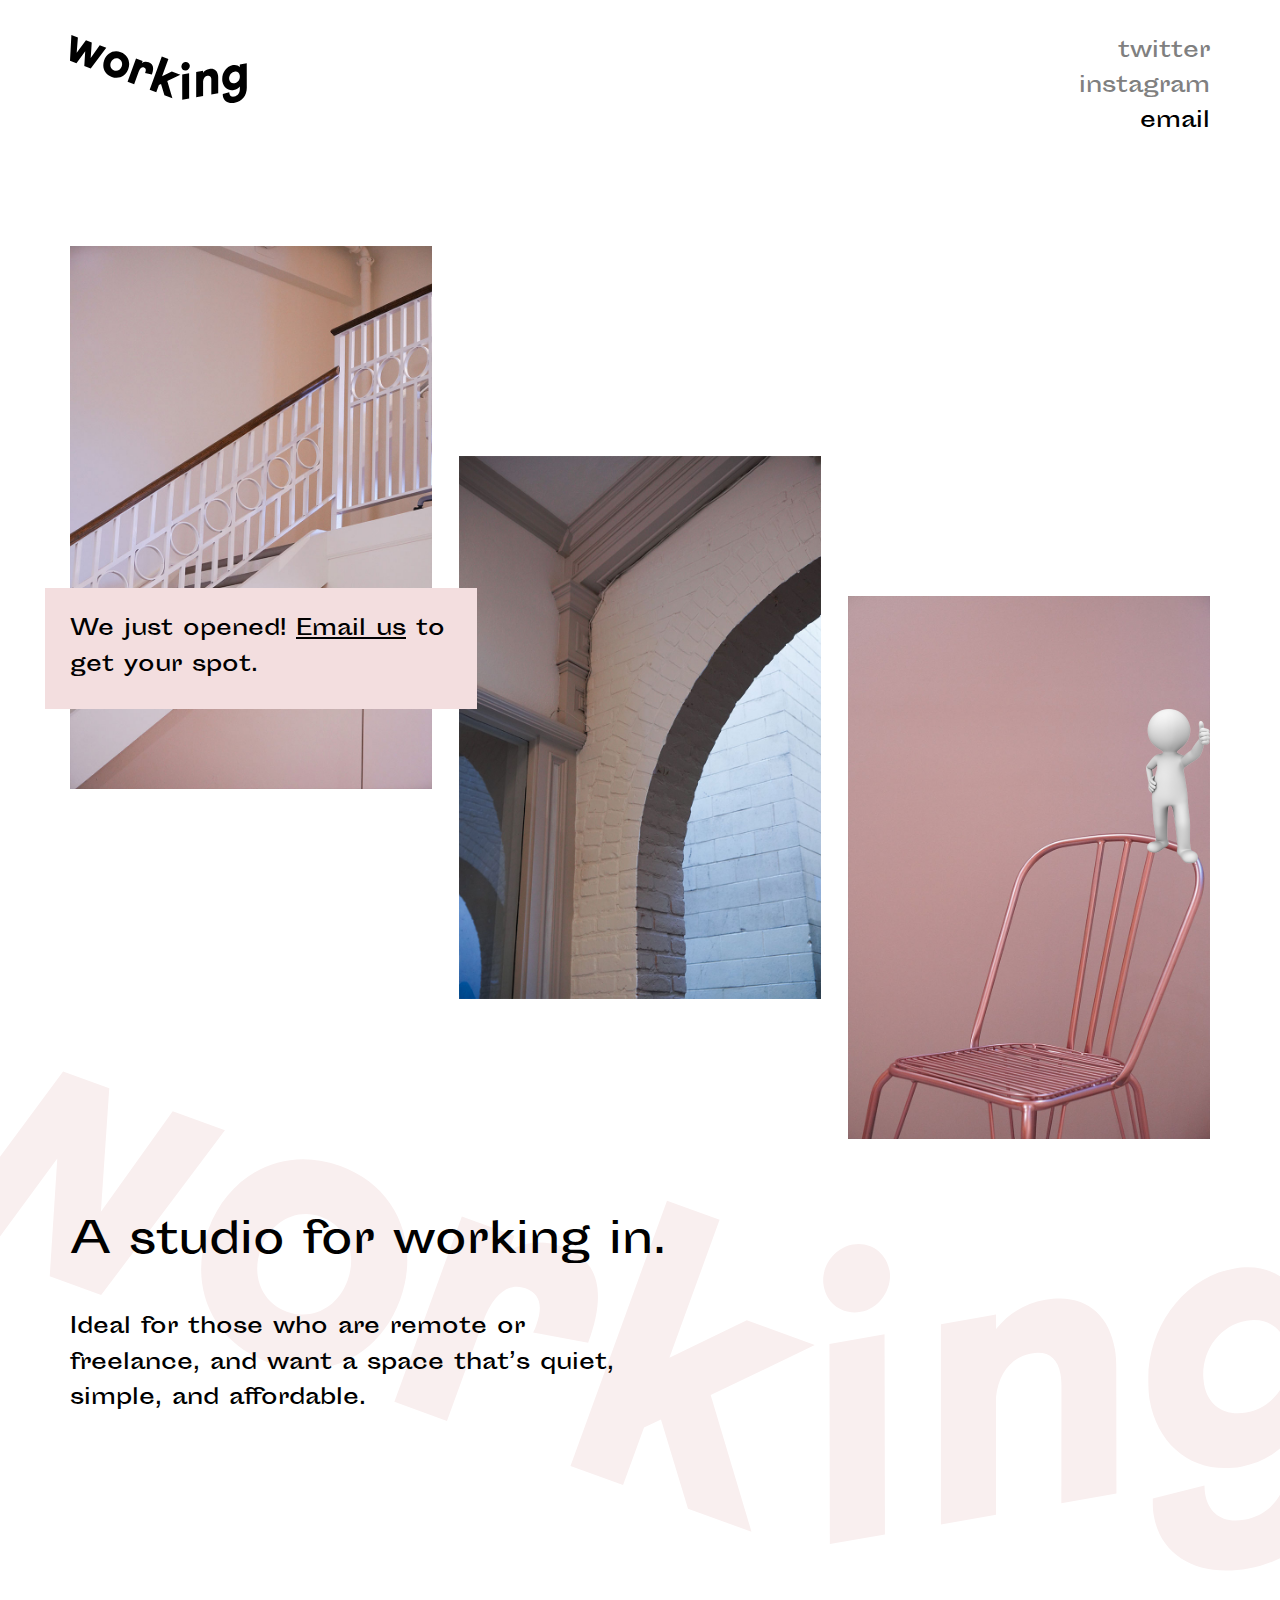
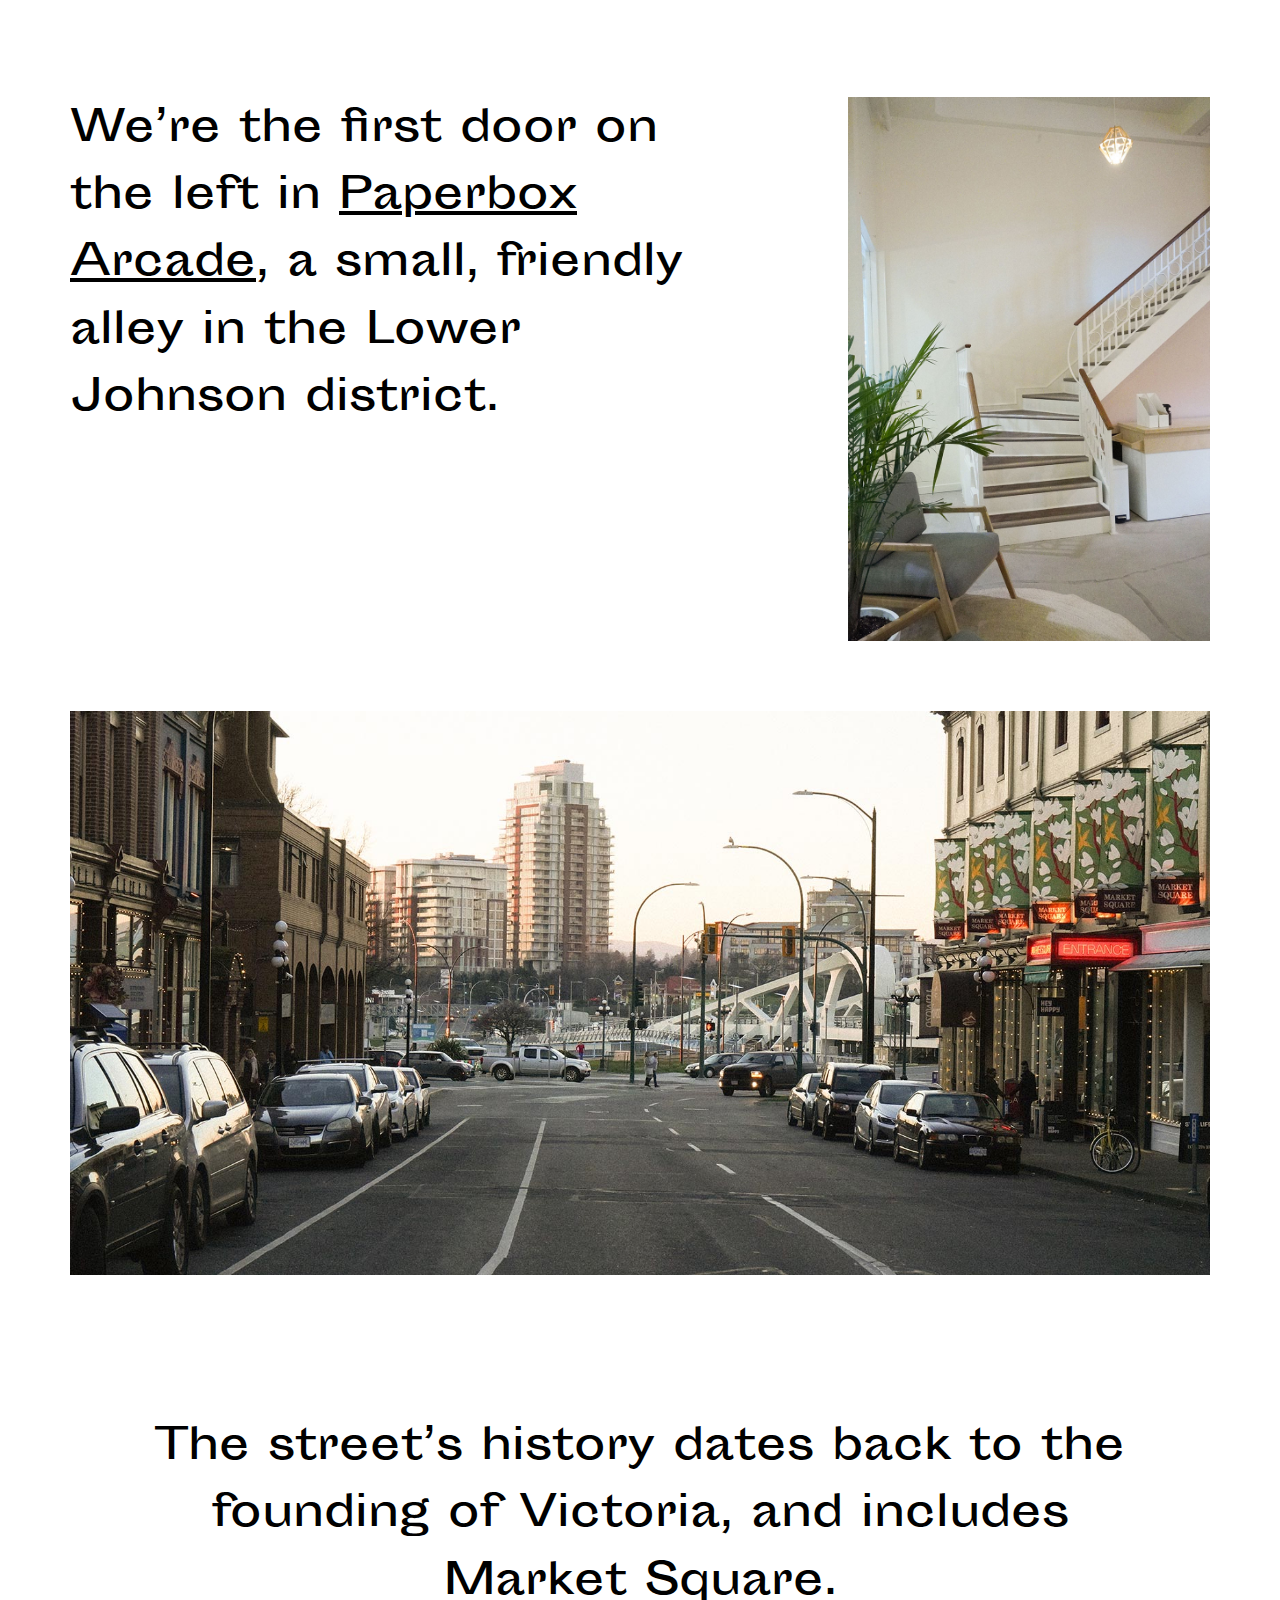
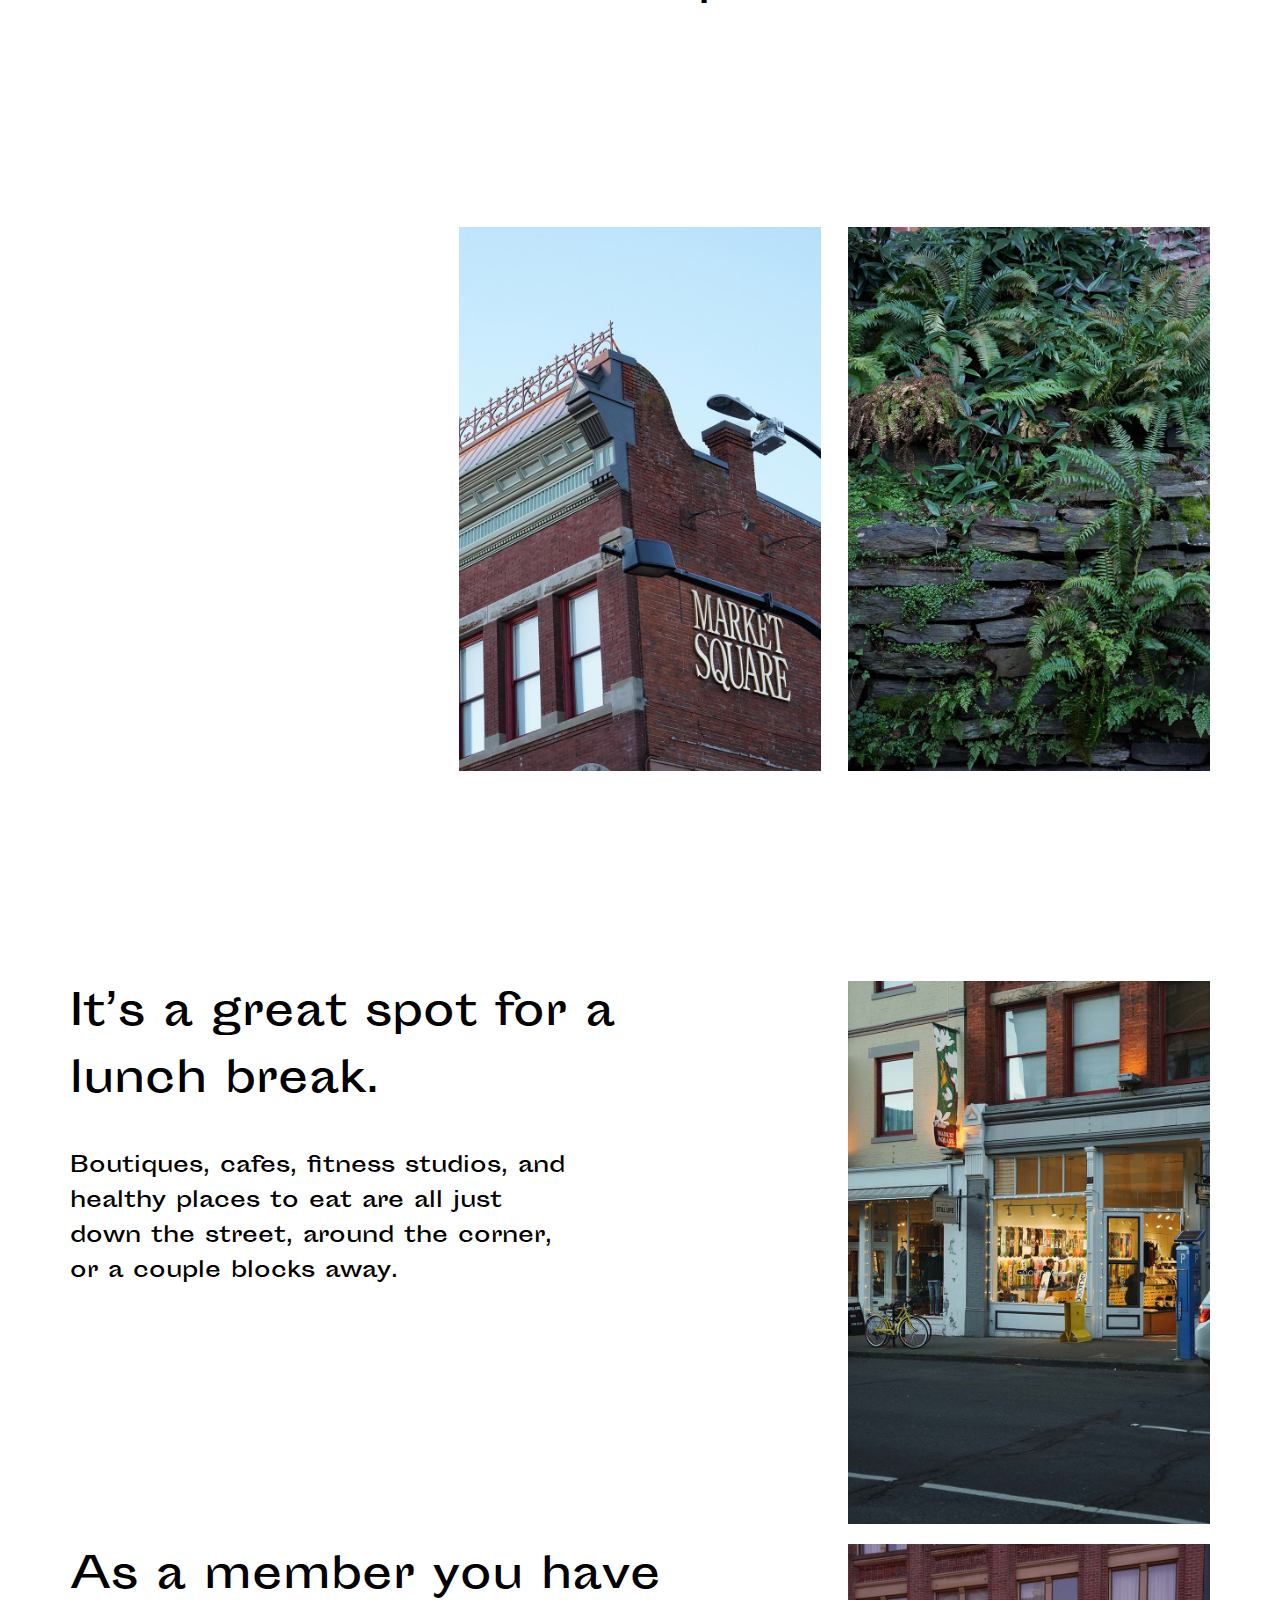
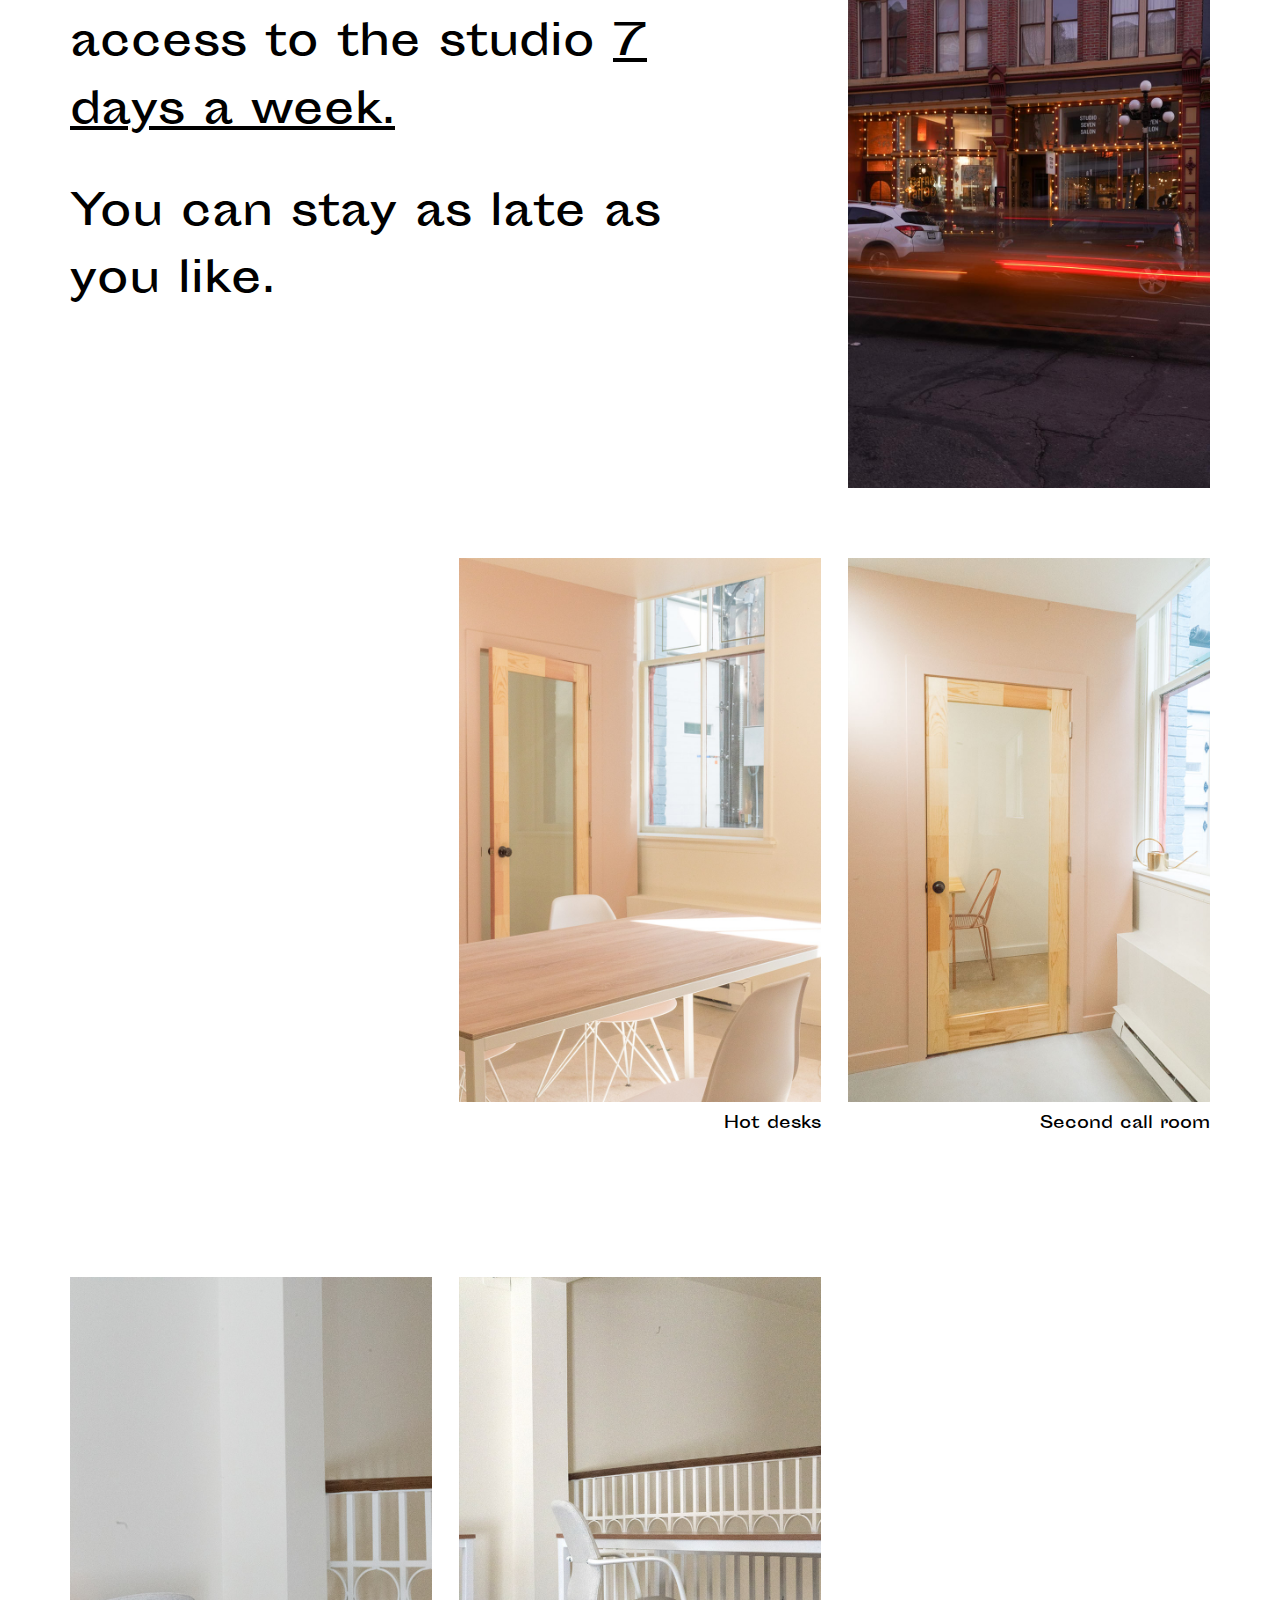
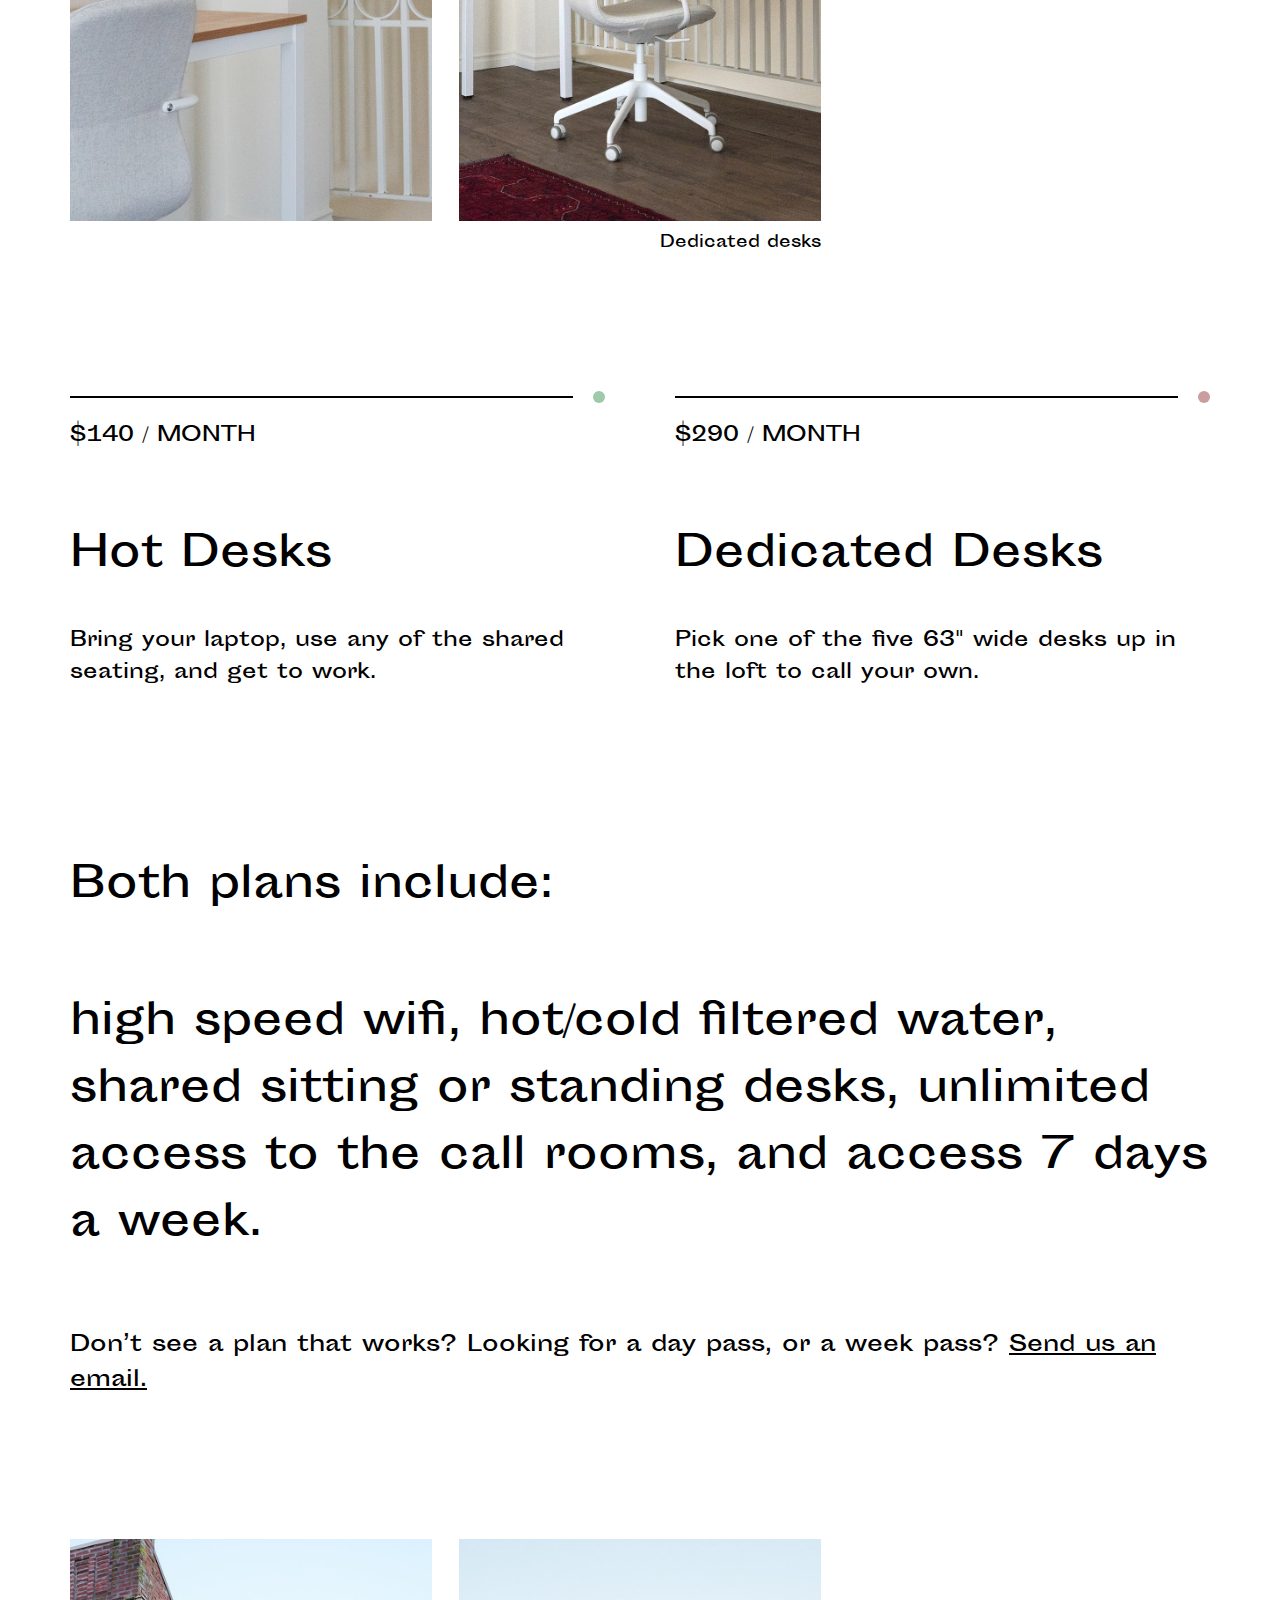
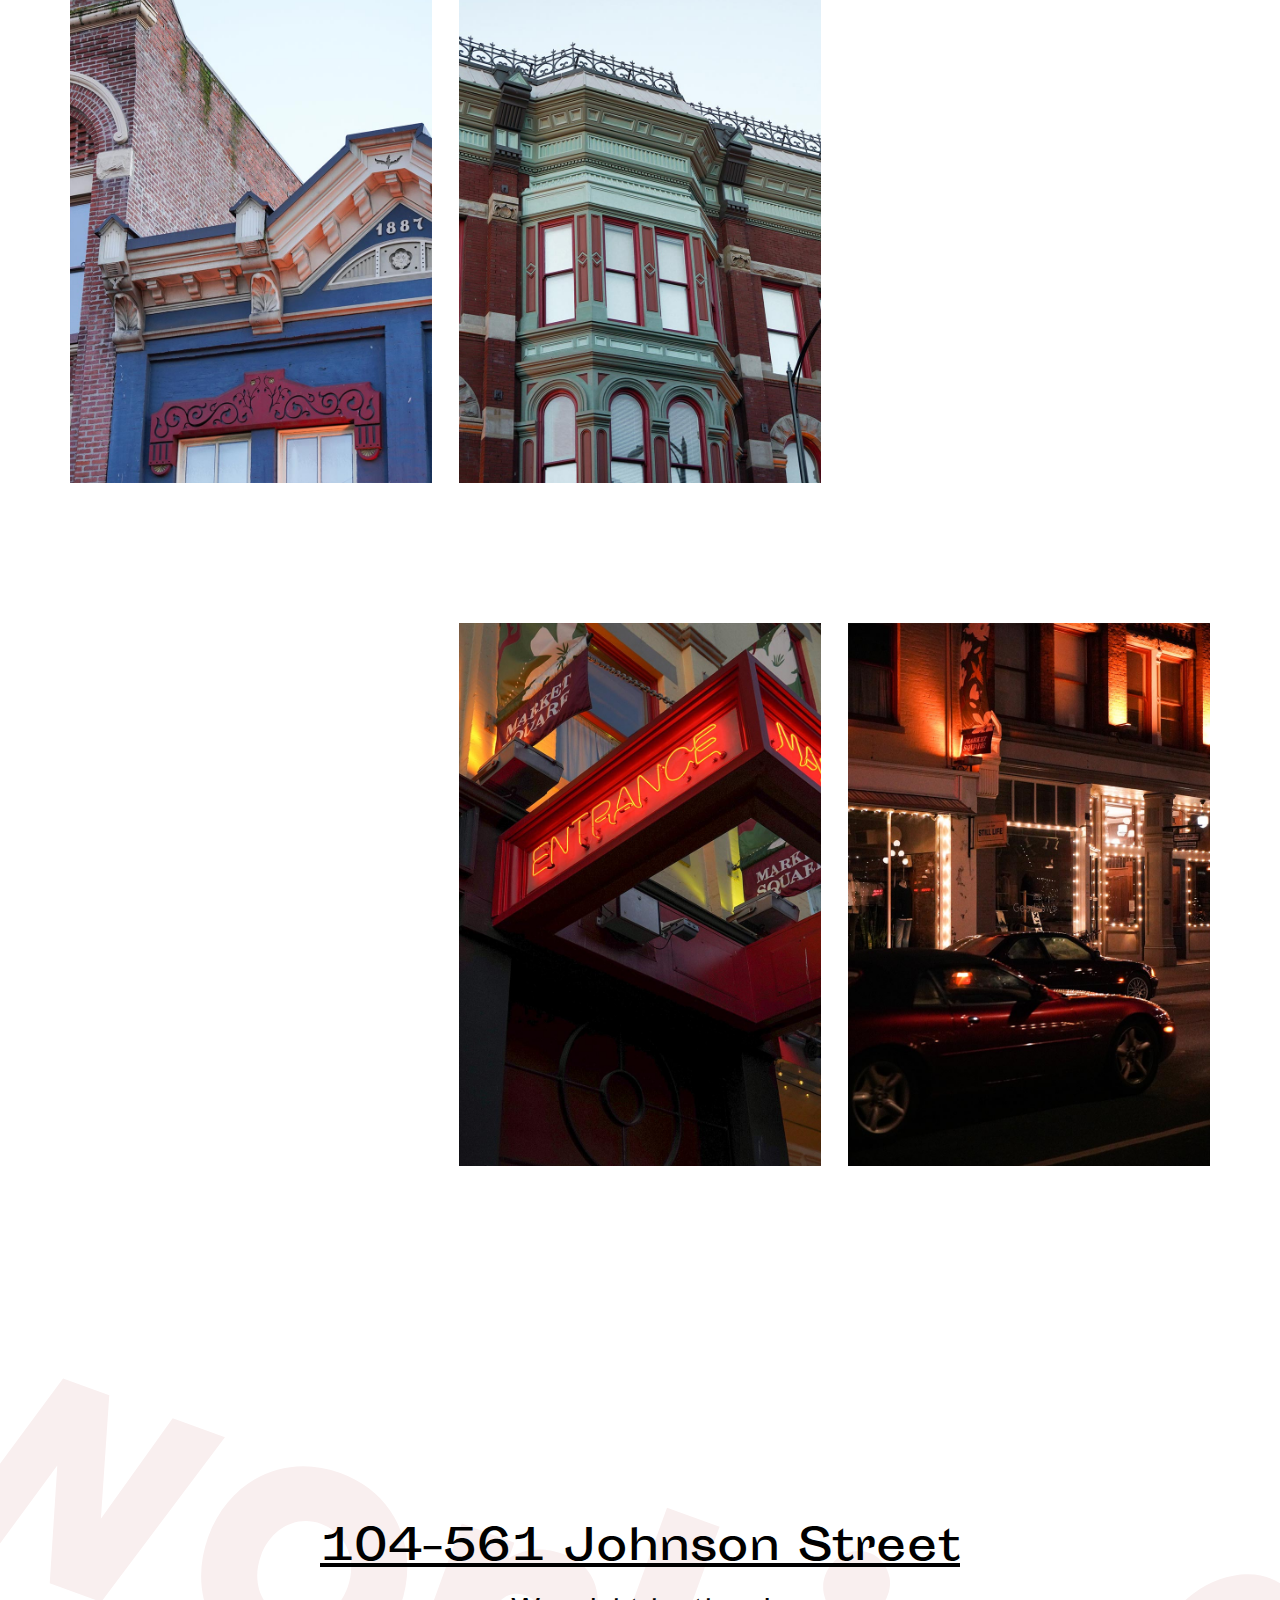
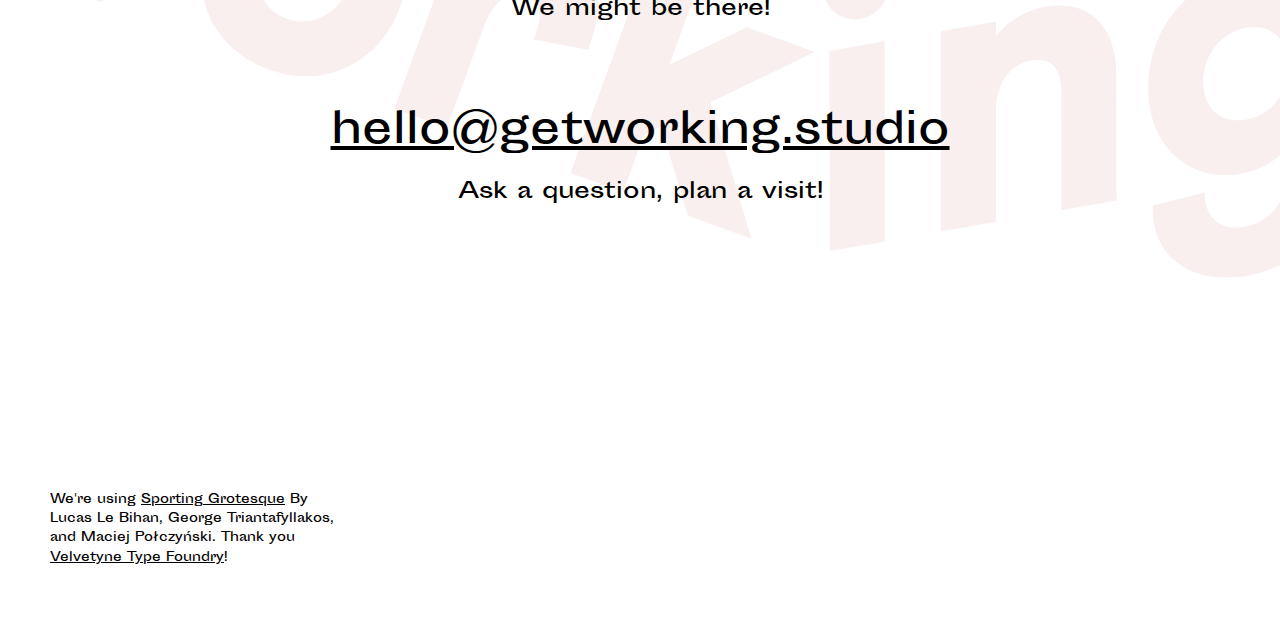
<file: index.html>
<html>
<head>
  <title>working studio</title>

  <!-- Facebook Meta Properties -->
  <meta property="og:image" content="">
  <meta property="og:title" content="working studio">
  <meta property="og:site_name" content="working studio"/>
  <meta property="og:description" content="A studio for working in.">
  <meta property="og:url" content="http://getworking.studio" />

  <!-- Generic Meta Properties -->
  <meta charset="UTF-8">
  <meta name="description" content="A studio for working in.">
  <meta name="keywords" content="Victoria, BC, Co-working, Studio, Lower Johnson, working studio, working">
  <meta name="author" content="working studio">

  <!-- Favicon -->
  <link rel="shortcut icon" href="favicon.ico" type="image/x-icon" />

  <meta charset="utf-8">
  <meta name="viewport" content="width=device-width, initial-scale=1">
  <link rel="stylesheet" href="dacss.css">
  <link rel="stylesheet" href="fonts.css">
</head>

<body>
  <header>
    <div class="container between">
      <a href="" class="logo"><svg width="234" height="90" viewBox="0 0 234 90" xmlns="http://www.w3.org/2000/svg">
          <path
            d="M147.53 42.72c-.57-3.233 1.777-6.368 4.851-6.91 3.008-.53 5.585 1.464 6.097 4.367.5 2.838-1.592 6.268-4.796 6.833-3.074.542-5.64-1.387-6.151-4.29zm.957 9.629l9.155-1.615.066 33.258-9.156 1.615-.065-33.258zm18.527-3.267l9.155-1.615.015 2.38c1.994-2.462 4.716-4.234 8.182-4.845 6.409-1.13 10.496 2.163 11.555 8.168.174.99.23 2.068.231 3.225l.029 20.813-9.156 1.615.02-19.394c-.01-.815-.049-1.42-.165-2.08-.477-2.705-2.106-3.915-4.853-3.43-3.27.576-5.479 3.347-5.862 7.292l.004 19.526-9.155 1.614v-33.27zm35.387 31.86c-.163-.924-.195-1.87-.173-2.895l8.581-2.193c.016.473.044 1.012.125 1.474.536 3.036 2.75 4.89 6.478 4.233 4.709-.83 7.45-4.784 7.4-10.422l-.03-2.852c-1.898 2.24-4.512 3.857-7.847 4.446-7.783 1.372-13.861-3.271-15.246-11.124-.14-.791-.206-1.936-.212-3.5-.016-8.502 5.868-16.819 14.173-18.283 3.924-.692 6.927.275 9.123 2.405l.018-3.337 9.156-1.614.056 32.443c.015 10.407-6.42 18.277-15.902 19.949-8.371 1.476-14.525-2.065-15.7-8.73zm8.335-21.948a11.093 11.093 0 0 1-.137-1.541c.029-4.427 2.936-8.206 7.187-8.955 3.597-.634 6.24 1.349 6.856 4.846.046.264.116.66.125 1.475.137 4.602-2.936 8.206-6.99 8.92-3.794.67-6.436-1.314-7.041-4.745zM10.447 3.167l-1.58 20.458L21.118 7.051l7.676 2.793L27.4 30.371l11.94-16.688 8.673 3.157-20.566 27.38-8.549-3.11 1.26-19.578L8.54 37.339-.01 34.227 1.836.032l8.611 3.135zm34.8 30.206c3.345-9.193 12.408-14.094 21.955-10.619 9.485 3.453 13.277 13.032 9.932 22.225-3.346 9.192-12.34 13.904-21.825 10.452C45.76 51.956 41.9 42.565 45.246 33.373zm8.736 3.18c-1.627 4.47.153 8.897 4.334 10.419 4.181 1.521 8.453-.703 10.08-5.173 1.65-4.533-.17-9.046-4.35-10.568-4.182-1.521-8.414.788-10.064 5.322zm33.406-5.382l8.736 3.18-.94 2.581c2.55-1.568 5.59-1.959 8.959-.732 5.429 1.976 7.663 6.71 4.232 15.943l-9.139-1.686c.223-.418.384-.859.521-1.236 1.192-3.274.58-5.28-1.792-6.143-2.496-.909-5.21.528-7.066 5.628l-5.981 16.433-8.736-3.18 11.206-30.788zm34.101-2.633l8.736 3.18-8.341 22.918 12.866-6.226 11.295 4.11-17.303 8.32 6.784 22.719-10.546-3.839-4.497-14.827-2.816 1.328-3.483 9.57-8.736-3.18 16.041-44.073z"
            fill="#000" fill-rule="evenodd" /></svg></a>
      <nav>
        <a class="coming-soon">twitter</a>
        <a class="coming-soon">instagram</a>
        <a href="mailto:hello@getworking.studio" target="_blank">email</a>
      </nav>
    </div>
  </header>
  <section class="steps">
    <div class="container between">
      <div class="steps-1">
        <img src="20190113-001.jpg" alt="">
        <img class="mobile-show" src="20190113-002.jpg" alt="">
        <p class="steps-cta">We just opened! <a href="mailto:hello@getworking.studio" target="_blank">Email us</a> to get your spot.</p>
      </div>
      <div class="steps-2">
        <img src="20190113-002.jpg" alt="">
      </div>
      <div class="steps-3">
        <img src="20190113-003.jpg" alt="">
      </div>
    </div>
    <p class="steps-cta mobile-show">We just opened! <a>Email us</a> to get your spot.</p>
  </section>
  <section class="about">
    <svg width="234" height="90" viewBox="0 0 234 90" xmlns="http://www.w3.org/2000/svg">
      <path
        d="M147.53 42.72c-.57-3.233 1.777-6.368 4.851-6.91 3.008-.53 5.585 1.464 6.097 4.367.5 2.838-1.592 6.268-4.796 6.833-3.074.542-5.64-1.387-6.151-4.29zm.957 9.629l9.155-1.615.066 33.258-9.156 1.615-.065-33.258zm18.527-3.267l9.155-1.615.015 2.38c1.994-2.462 4.716-4.234 8.182-4.845 6.409-1.13 10.496 2.163 11.555 8.168.174.99.23 2.068.231 3.225l.029 20.813-9.156 1.615.02-19.394c-.01-.815-.049-1.42-.165-2.08-.477-2.705-2.106-3.915-4.853-3.43-3.27.576-5.479 3.347-5.862 7.292l.004 19.526-9.155 1.614v-33.27zm35.387 31.86c-.163-.924-.195-1.87-.173-2.895l8.581-2.193c.016.473.044 1.012.125 1.474.536 3.036 2.75 4.89 6.478 4.233 4.709-.83 7.45-4.784 7.4-10.422l-.03-2.852c-1.898 2.24-4.512 3.857-7.847 4.446-7.783 1.372-13.861-3.271-15.246-11.124-.14-.791-.206-1.936-.212-3.5-.016-8.502 5.868-16.819 14.173-18.283 3.924-.692 6.927.275 9.123 2.405l.018-3.337 9.156-1.614.056 32.443c.015 10.407-6.42 18.277-15.902 19.949-8.371 1.476-14.525-2.065-15.7-8.73zm8.335-21.948a11.093 11.093 0 0 1-.137-1.541c.029-4.427 2.936-8.206 7.187-8.955 3.597-.634 6.24 1.349 6.856 4.846.046.264.116.66.125 1.475.137 4.602-2.936 8.206-6.99 8.92-3.794.67-6.436-1.314-7.041-4.745zM10.447 3.167l-1.58 20.458L21.118 7.051l7.676 2.793L27.4 30.371l11.94-16.688 8.673 3.157-20.566 27.38-8.549-3.11 1.26-19.578L8.54 37.339-.01 34.227 1.836.032l8.611 3.135zm34.8 30.206c3.345-9.193 12.408-14.094 21.955-10.619 9.485 3.453 13.277 13.032 9.932 22.225-3.346 9.192-12.34 13.904-21.825 10.452C45.76 51.956 41.9 42.565 45.246 33.373zm8.736 3.18c-1.627 4.47.153 8.897 4.334 10.419 4.181 1.521 8.453-.703 10.08-5.173 1.65-4.533-.17-9.046-4.35-10.568-4.182-1.521-8.414.788-10.064 5.322zm33.406-5.382l8.736 3.18-.94 2.581c2.55-1.568 5.59-1.959 8.959-.732 5.429 1.976 7.663 6.71 4.232 15.943l-9.139-1.686c.223-.418.384-.859.521-1.236 1.192-3.274.58-5.28-1.792-6.143-2.496-.909-5.21.528-7.066 5.628l-5.981 16.433-8.736-3.18 11.206-30.788zm34.101-2.633l8.736 3.18-8.341 22.918 12.866-6.226 11.295 4.11-17.303 8.32 6.784 22.719-10.546-3.839-4.497-14.827-2.816 1.328-3.483 9.57-8.736-3.18 16.041-44.073z"
        fill="#f9efef" fill-rule="evenodd" /></svg>
    <div class="container">
      <h2>A studio for working in.</h2>
      <p>Ideal for those who are remote or freelance, and want a space that’s quiet, simple, and affordable.</p>
    </div>
  </section>
  <section class="location">
    <div class="container between">
      <h3>We’re the first door on the left in <a href="https://goo.gl/maps/CH2NXFZV5R7wLSKe7" target="_blank">Paperbox Arcade</a>, a small, friendly alley in the Lower Johnson district.</h3>
      <div class="location-img">
        <img src="20190113-004.jpg" alt="">
      </div>
    </div>
  </section>
  <section class="history">
    <div class="container">
      <div class="history-img">
        <img src="20190113-005.jpg" alt="">
      </div>
      <h4>The street’s history dates back to the founding of Victoria, and includes Market Square.</h4>
    </div>
  </section>
  <section class="images">
    <div class="container between">
      <div class="faker"></div>
      <div class="images-img">
        <img src="20190113-006.jpg" alt="">
      </div>
      <div class="images-img">
        <img src="20190113-007.jpg" alt="">
      </div>
    </div>
  </section>
  <section class="text small-vertical-padding">
    <div class="container between">
      <div class="text-content">
        <h5>It’s a great spot for a lunch break.</h5>
        <p>Boutiques, cafes, fitness studios, and healthy places to eat are all just down the street, around the corner,
          or a couple blocks away.</p>
      </div>
      <div class="text-img">
        <img src="20190113-008.jpg" alt="">
      </div>
    </div>
  </section>
  <section class="text small-vertical-padding">
    <div class="container between">
      <div class="text-content">
          <h5 class="">As a member you have access to the studio <a>7 days a week.</a></h5>
          <h5>You can stay as late as you like.</h5>
      </div>
      <div class="text-img">
        <img src="20190113-009.jpg" alt="">
      </div>
    </div>
  </section>
  <section class="images">
    <div class="container between">
      <div class="faker"></div>
      <div class="images-img">
        <img src="20190113-010a.jpg" alt="">
        <p class="text-right">Hot desks</p>
      </div>
      <div class="images-img">
        <img src="20190113-011.jpg" alt="">
        <p class="text-right">Second call room</p>
      </div>
    </div>
  </section>
  <section class="images">
    <div class="container between">
      <div class="images-img">
        <img src="20190113-022.jpg" alt="">
      </div>
      <div class="images-img">
        <img src="20190113-021.jpg" alt="">
        <p class="text-right">Dedicated desks</p>
      </div>
      <div class="faker"></div>
    </div>
  </section>
  <section class="pricing">
    <div class="container between">
      <div class="pricing-item">
        <span>$140 / MONTH</span>
        <h6>Hot Desks</h6>
        <p>Bring your laptop, use any of the shared seating, and get to work.</p>
      </div>
      <div class="pricing-item">
        <span>$290 / MONTH</span>
        <h6>Dedicated Desks</h6>
        <p>Pick one of the five 63" wide desks up in the loft to call your own.</p>
      </div>
    </div>
  </section>
  <section class="text-left">
    <div class="container">
      <h6>Both plans include:</h6>
      <h6>high speed wifi, hot/cold filtered water, shared sitting or standing desks, unlimited access to the call
        rooms, and access 7 days a week.</h6>
      <p>Don’t see a plan that works? Looking for a day pass, or a week pass? <a href="mailto:hello@getworking.studio" target="_blank">Send us an email.</a></p>
    </div>
  </section>
  <section class="images">
    <div class="container between">
      <div class="images-img">
        <img src="20190113-018.jpg" alt="">
      </div>
      <div class="images-img">
        <img src="20190113-016.jpg" alt="">
      </div>
      <div class="faker"></div>
    </div>
  </section>
  <section class="images">
    <div class="container between">
      <div class="faker"></div>
      <div class="images-img">
        <img src="20190113-019.jpg" alt="">
      </div>
      <div class="images-img">
        <img src="20190113-020.jpg" alt="">
      </div>
    </div>
  </section>
  <footer class="footer">
    <svg width="234" height="90" viewBox="0 0 234 90" xmlns="http://www.w3.org/2000/svg">
      <path
      d="M147.53 42.72c-.57-3.233 1.777-6.368 4.851-6.91 3.008-.53 5.585 1.464 6.097 4.367.5 2.838-1.592 6.268-4.796 6.833-3.074.542-5.64-1.387-6.151-4.29zm.957 9.629l9.155-1.615.066 33.258-9.156 1.615-.065-33.258zm18.527-3.267l9.155-1.615.015 2.38c1.994-2.462 4.716-4.234 8.182-4.845 6.409-1.13 10.496 2.163 11.555 8.168.174.99.23 2.068.231 3.225l.029 20.813-9.156 1.615.02-19.394c-.01-.815-.049-1.42-.165-2.08-.477-2.705-2.106-3.915-4.853-3.43-3.27.576-5.479 3.347-5.862 7.292l.004 19.526-9.155 1.614v-33.27zm35.387 31.86c-.163-.924-.195-1.87-.173-2.895l8.581-2.193c.016.473.044 1.012.125 1.474.536 3.036 2.75 4.89 6.478 4.233 4.709-.83 7.45-4.784 7.4-10.422l-.03-2.852c-1.898 2.24-4.512 3.857-7.847 4.446-7.783 1.372-13.861-3.271-15.246-11.124-.14-.791-.206-1.936-.212-3.5-.016-8.502 5.868-16.819 14.173-18.283 3.924-.692 6.927.275 9.123 2.405l.018-3.337 9.156-1.614.056 32.443c.015 10.407-6.42 18.277-15.902 19.949-8.371 1.476-14.525-2.065-15.7-8.73zm8.335-21.948a11.093 11.093 0 0 1-.137-1.541c.029-4.427 2.936-8.206 7.187-8.955 3.597-.634 6.24 1.349 6.856 4.846.046.264.116.66.125 1.475.137 4.602-2.936 8.206-6.99 8.92-3.794.67-6.436-1.314-7.041-4.745zM10.447 3.167l-1.58 20.458L21.118 7.051l7.676 2.793L27.4 30.371l11.94-16.688 8.673 3.157-20.566 27.38-8.549-3.11 1.26-19.578L8.54 37.339-.01 34.227 1.836.032l8.611 3.135zm34.8 30.206c3.345-9.193 12.408-14.094 21.955-10.619 9.485 3.453 13.277 13.032 9.932 22.225-3.346 9.192-12.34 13.904-21.825 10.452C45.76 51.956 41.9 42.565 45.246 33.373zm8.736 3.18c-1.627 4.47.153 8.897 4.334 10.419 4.181 1.521 8.453-.703 10.08-5.173 1.65-4.533-.17-9.046-4.35-10.568-4.182-1.521-8.414.788-10.064 5.322zm33.406-5.382l8.736 3.18-.94 2.581c2.55-1.568 5.59-1.959 8.959-.732 5.429 1.976 7.663 6.71 4.232 15.943l-9.139-1.686c.223-.418.384-.859.521-1.236 1.192-3.274.58-5.28-1.792-6.143-2.496-.909-5.21.528-7.066 5.628l-5.981 16.433-8.736-3.18 11.206-30.788zm34.101-2.633l8.736 3.18-8.341 22.918 12.866-6.226 11.295 4.11-17.303 8.32 6.784 22.719-10.546-3.839-4.497-14.827-2.816 1.328-3.483 9.57-8.736-3.18 16.041-44.073z"
      fill="#f9efef" fill-rule="evenodd" /></svg>
      <div class="container">
        <a href="https://goo.gl/maps/ny7UvQpK1pchXoxbA" target="_blank">104-561 Johnson Street</a>
        <p>We might be there!</p>
        <a href="mailto:hello@getworking.studio" target="_blank">hello@getworking.studio</a>
        <p>Ask a question, plan a visit!</p>
      </div>
    </footer>
    <div class="thankyou">
        We're using <a href="http://www.velvetyne.fr/fonts/sporting-grotesque/" target="_blank">Sporting Grotesque</a> By Lucas Le Bihan, George Triantafyllakos, and Maciej Połczyński. Thank you <a href="http://www.velvetyne.fr/" blank="_blank">Velvetyne Type Foundry</a>!
    </div>
    <section id="yourImageElement" class="bottomguy">
      <div class="container end">
        <img id="myImg" src="human-thumbsup.png" alt="">
      </div>
    </section>
  <script>
    var onScrollHandler = function () {
      var x = getElementById("myImg");
      console.log("x")
      var newImageUrl = thumbsup.src;
      var scrollTop = document.documentElement.scrollTop || document.body.scrollTop;
      if (scrollTop > 100) {
        newImageUrl = "img1.jpg"
      }
      if (scrollTop > 200) {
        newImageUrl = "img2.jpg"
      }
      if (scrollTop > 300) {
        newImageUrl = "img3.jpg"
      }
      thumbsup.src = newImageUrl;
    };
    object.addEventListener("scroll", onScrollHandler);
  </script>
</body>

</html>
</file>
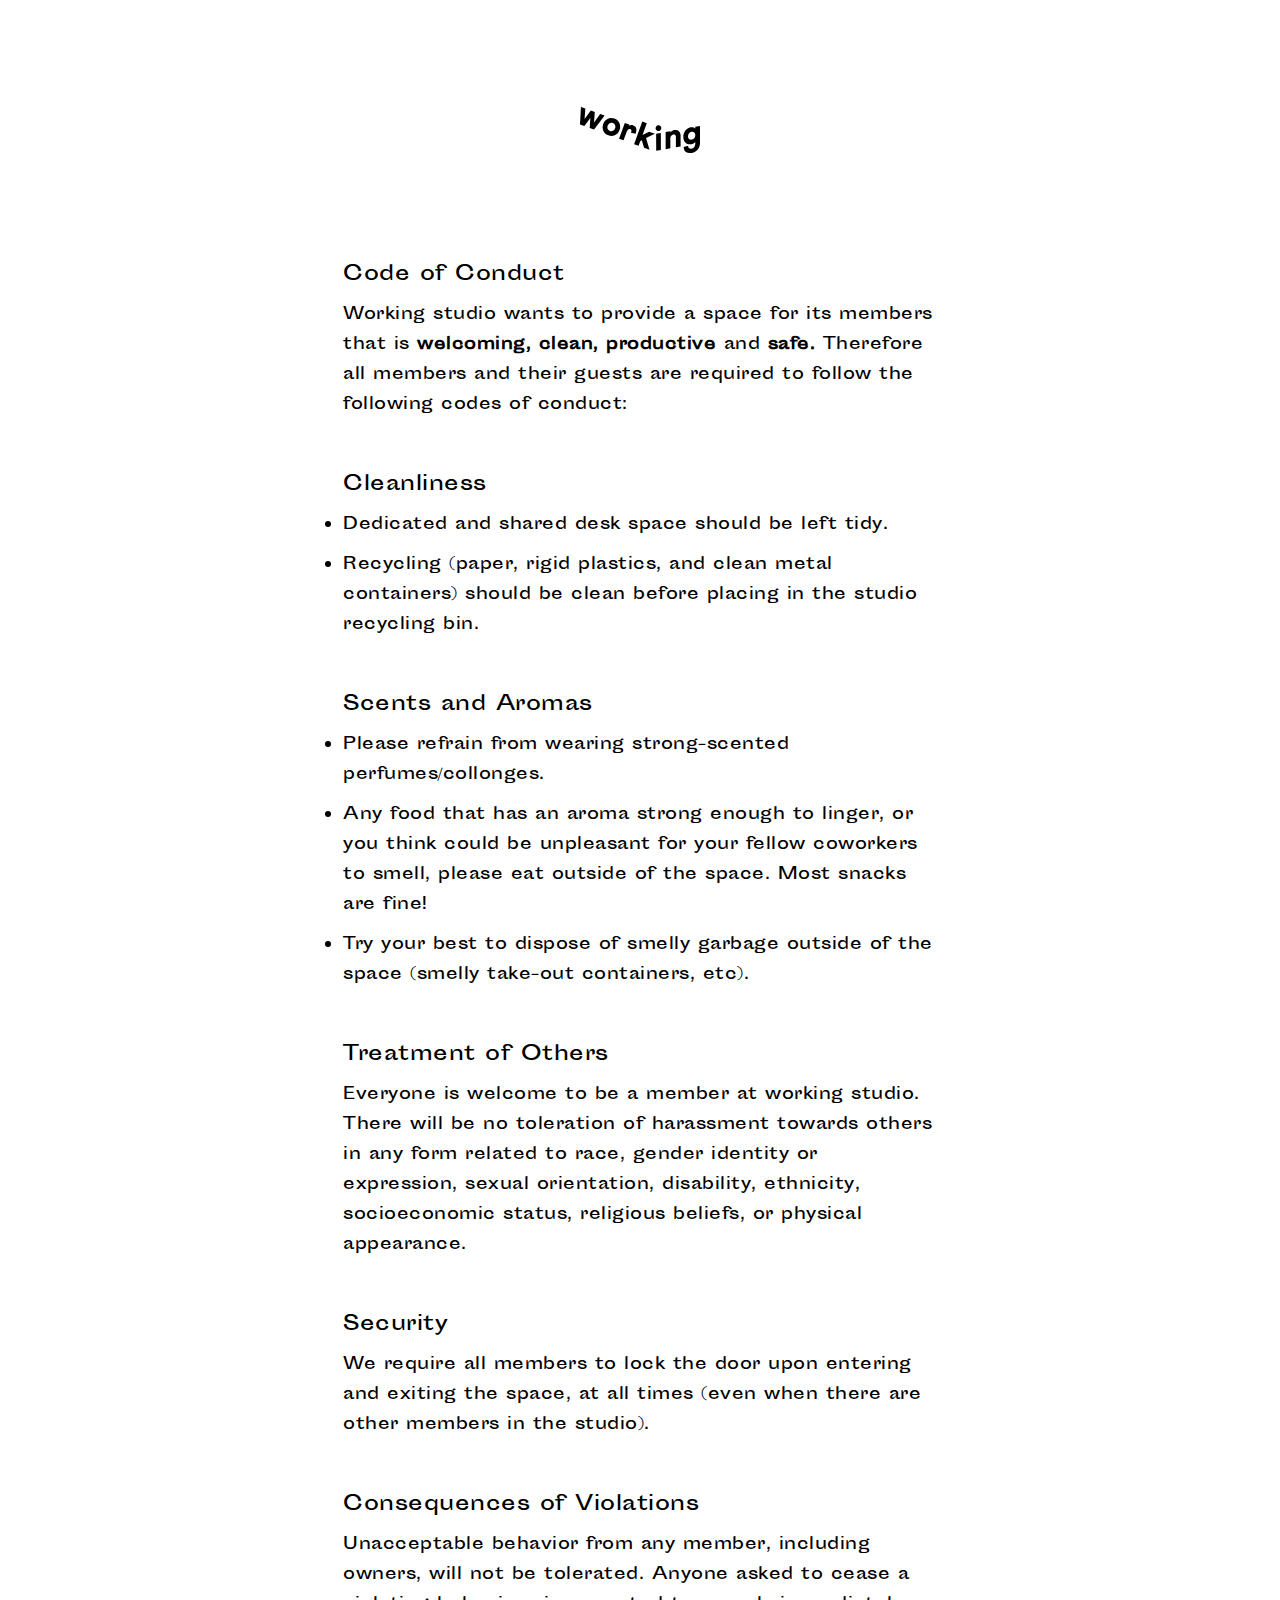
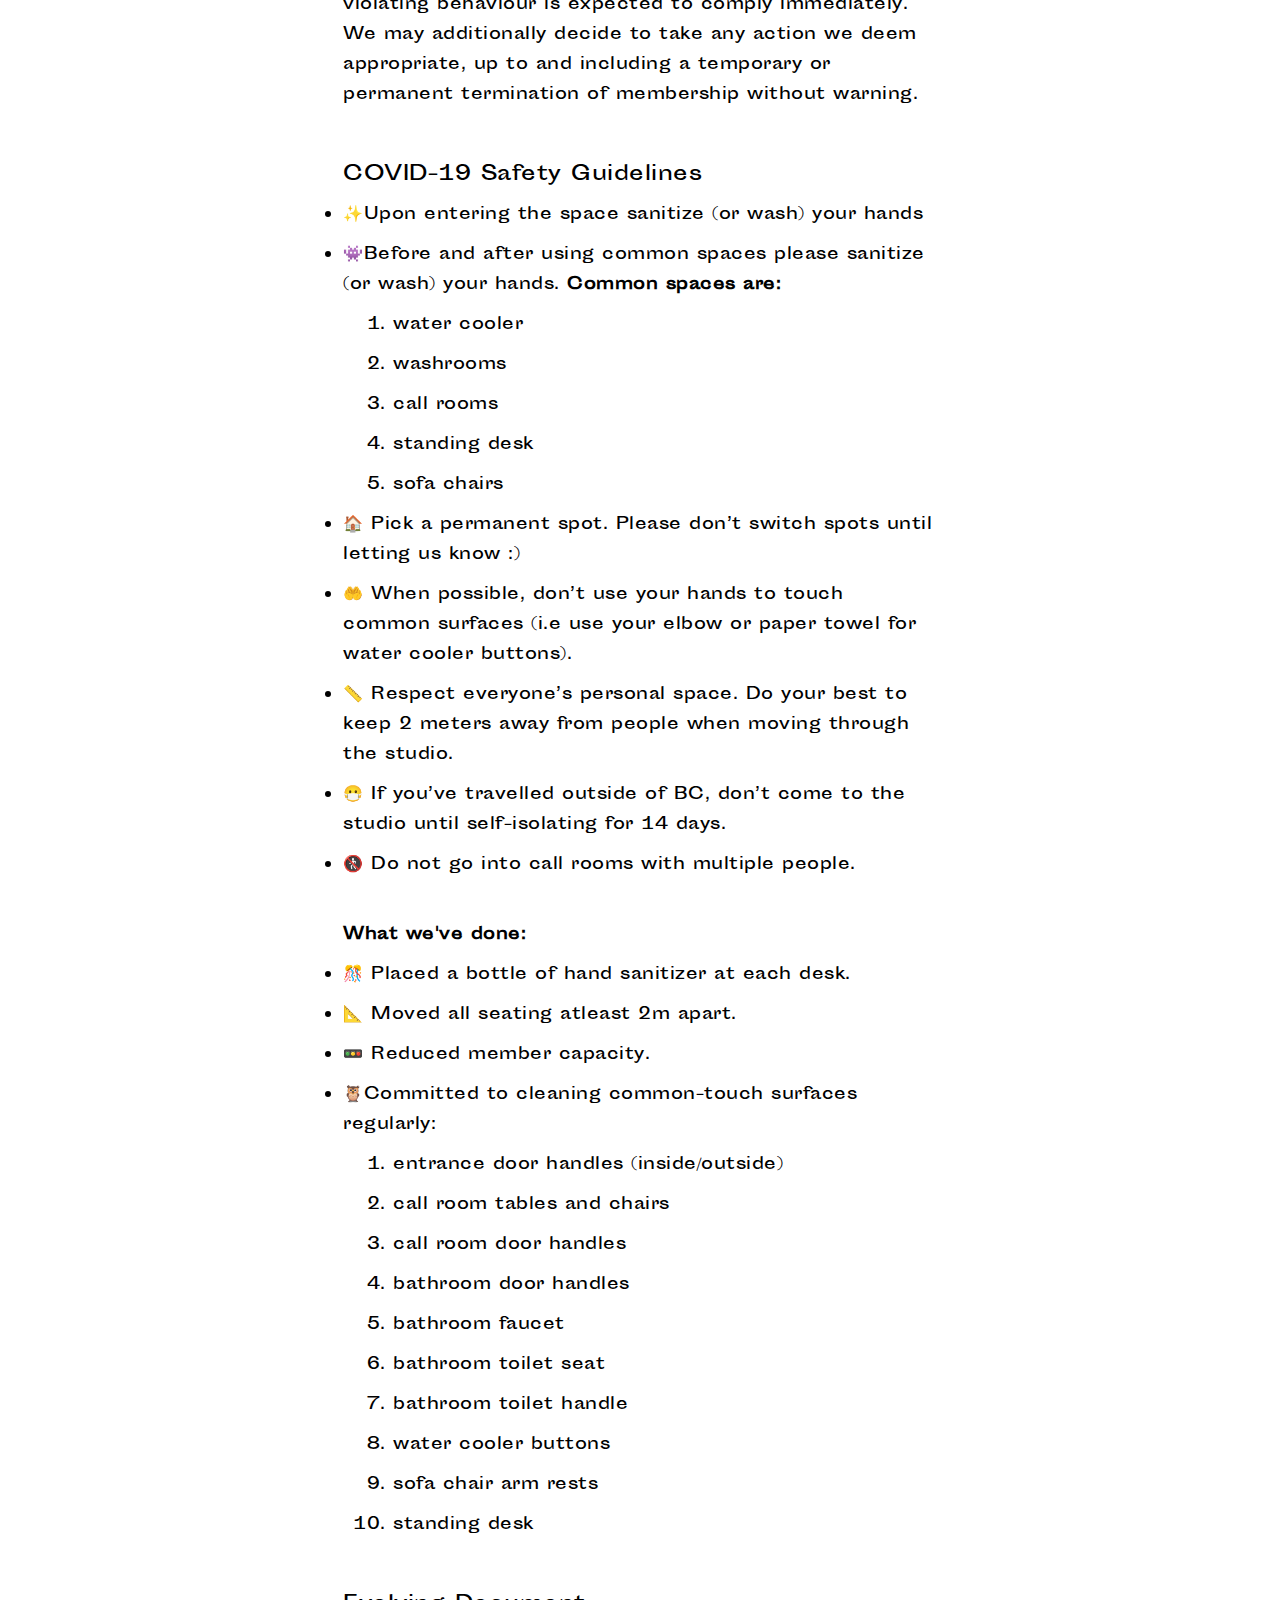
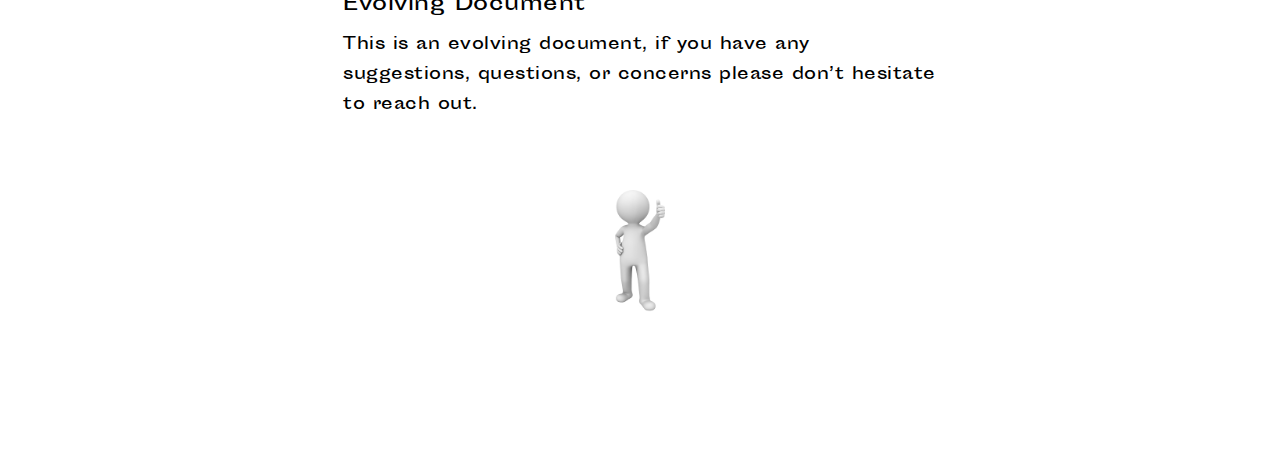
<file: code-of-conduct/index.html>
<html>
<head>
    <title>working studio - code of conduct</title>

    <!-- Avoid Indexing -->
    <meta name="robots" content="noindex">

    <!-- Generic Meta Properties -->
    <meta charset="UTF-8">
    <meta name="description" content="code of conduct">
    <meta name="keywords" content="">
    <meta name="author" content="working studio">

    <!-- Favicon -->
    <link rel="shortcut icon" href="favicon.ico" type="image/x-icon" />

    <meta charset="utf-8">
    <meta name="viewport" content="width=device-width, initial-scale=1">
    <link rel="stylesheet" href="../dacss.css">
    <link rel="stylesheet" href="../fonts.css">
</head>

<body>
    <div class="document-container">
        <header class="document-header">
            <a href="https://getworking.studio" class="document-logo"><svg width="234" height="90" viewBox="0 0 234 90" xmlns="http://www.w3.org/2000/svg">
                <path d="M147.53 42.72c-.57-3.233 1.777-6.368 4.851-6.91 3.008-.53 5.585 1.464 6.097 4.367.5 2.838-1.592 6.268-4.796 6.833-3.074.542-5.64-1.387-6.151-4.29zm.957 9.629l9.155-1.615.066 33.258-9.156 1.615-.065-33.258zm18.527-3.267l9.155-1.615.015 2.38c1.994-2.462 4.716-4.234 8.182-4.845 6.409-1.13 10.496 2.163 11.555 8.168.174.99.23 2.068.231 3.225l.029 20.813-9.156 1.615.02-19.394c-.01-.815-.049-1.42-.165-2.08-.477-2.705-2.106-3.915-4.853-3.43-3.27.576-5.479 3.347-5.862 7.292l.004 19.526-9.155 1.614v-33.27zm35.387 31.86c-.163-.924-.195-1.87-.173-2.895l8.581-2.193c.016.473.044 1.012.125 1.474.536 3.036 2.75 4.89 6.478 4.233 4.709-.83 7.45-4.784 7.4-10.422l-.03-2.852c-1.898 2.24-4.512 3.857-7.847 4.446-7.783 1.372-13.861-3.271-15.246-11.124-.14-.791-.206-1.936-.212-3.5-.016-8.502 5.868-16.819 14.173-18.283 3.924-.692 6.927.275 9.123 2.405l.018-3.337 9.156-1.614.056 32.443c.015 10.407-6.42 18.277-15.902 19.949-8.371 1.476-14.525-2.065-15.7-8.73zm8.335-21.948a11.093 11.093 0 0 1-.137-1.541c.029-4.427 2.936-8.206 7.187-8.955 3.597-.634 6.24 1.349 6.856 4.846.046.264.116.66.125 1.475.137 4.602-2.936 8.206-6.99 8.92-3.794.67-6.436-1.314-7.041-4.745zM10.447 3.167l-1.58 20.458L21.118 7.051l7.676 2.793L27.4 30.371l11.94-16.688 8.673 3.157-20.566 27.38-8.549-3.11 1.26-19.578L8.54 37.339-.01 34.227 1.836.032l8.611 3.135zm34.8 30.206c3.345-9.193 12.408-14.094 21.955-10.619 9.485 3.453 13.277 13.032 9.932 22.225-3.346 9.192-12.34 13.904-21.825 10.452C45.76 51.956 41.9 42.565 45.246 33.373zm8.736 3.18c-1.627 4.47.153 8.897 4.334 10.419 4.181 1.521 8.453-.703 10.08-5.173 1.65-4.533-.17-9.046-4.35-10.568-4.182-1.521-8.414.788-10.064 5.322zm33.406-5.382l8.736 3.18-.94 2.581c2.55-1.568 5.59-1.959 8.959-.732 5.429 1.976 7.663 6.71 4.232 15.943l-9.139-1.686c.223-.418.384-.859.521-1.236 1.192-3.274.58-5.28-1.792-6.143-2.496-.909-5.21.528-7.066 5.628l-5.981 16.433-8.736-3.18 11.206-30.788zm34.101-2.633l8.736 3.18-8.341 22.918 12.866-6.226 11.295 4.11-17.303 8.32 6.784 22.719-10.546-3.839-4.497-14.827-2.816 1.328-3.483 9.57-8.736-3.18 16.041-44.073z"
                fill="#000" fill-rule="evenodd" /></svg>
            </a>
        </header>
        <h1>Code of Conduct</h1>
        <p>Working studio wants to provide a space for its members that is <strong>welcoming, clean, productive</strong> and <strong>safe.</strong> Therefore all members and their guests are required to follow the following codes of conduct:</p>
        <h2>Cleanliness</h2>
        <ul>
            <li>Dedicated and shared desk space should be left tidy. </li>
            <li>Recycling (paper, rigid plastics, and clean metal containers) should be clean before placing in the studio recycling bin.</li>
        </ul>
        <h2>Scents and Aromas</h2>
        <ul>
            <li>Please refrain from wearing strong-scented perfumes/collonges.</li>
            <li>Any food that has an aroma strong enough to linger, or you think could be unpleasant for your fellow coworkers to smell, please eat outside of the space. Most snacks are fine!</li>
            <li>Try your best to dispose of smelly garbage outside of the space (smelly take-out containers, etc).</li>
        </ul>
        <h2>Treatment of Others</h2>
        <p>Everyone is welcome to be a member at working studio. There will be no toleration of harassment towards others in any form related to race, gender identity or expression, sexual orientation, disability, ethnicity, socioeconomic status, religious beliefs, or physical appearance.</p>
        <h2>Security</h2>
        <p>We require all members to lock the door upon entering and exiting the space, at all times (even when there are other members in the studio).</p>
        <h2>Consequences of Violations</h2>
        <p>Unacceptable behavior from any member, including owners, will not be tolerated. Anyone asked to cease a violating behaviour is expected to comply immediately.</p>
        <p>We may additionally decide to take any action we deem appropriate, up to and including a temporary or permanent termination of membership without warning.</p>
        <h2 id="covid-19">COVID-19 Safety Guidelines</h2>
        <ul>
            <li>✨Upon entering the space sanitize (or wash) your hands</li>
            <li>👾Before and after using common spaces please sanitize (or wash) your hands. <b>Common spaces are:</b></li>
        </ul>
        <ol class="nested-list">
            <li>water cooler</li>
            <li>washrooms</li>
            <li>call rooms</li>
            <li>standing desk</li>
            <li>sofa chairs</li>
        </ol>
        <ul>
            <li>🏠 Pick a permanent spot. Please don’t switch spots until letting us know :)</li>
            <li>🤲 When possible, don’t use your hands to touch common surfaces (i.e use your elbow or paper towel for water cooler buttons).</li>
            <li>📏 Respect everyone’s personal space. Do your best to keep 2 meters away from people when moving through the studio.</li>
            <li>😷 If you’ve travelled outside of BC, don’t come to the studio until self-isolating for 14 days.</li>
            <li>🚷 Do not go into call rooms with multiple people.</li>
        </ul>
        </br>
        <p><b>What we've done:</b></p>
        <ul>
            <li>🎊 Placed a bottle of hand sanitizer at each desk.</li>
            <li>📐 Moved all seating atleast 2m apart.</li>
            <li>🚥 Reduced member capacity.
            <li>🦉Committed to cleaning common-touch surfaces regularly:</li>
        </ul>
        <ol class="nested-list">
            <li>entrance door handles (inside/outside)</li>
            <li>call room tables and chairs</li>
            <li>call room door handles</li>
            <li>bathroom door handles</li>
            <li>bathroom faucet</li>
            <li>bathroom toilet seat</li>
            <li>bathroom toilet handle</li>
            <li>water cooler buttons</li>
            <li>sofa chair arm rests</li>
            <li>standing desk</li>
        </ol>
        <h2>Evolving Document</h2>
        <p>This is an evolving document, if you have any suggestions, questions, or concerns please don’t hesitate to reach out.</p>
        <div class="document-footer">
            <img class="thumbs-up" src="../human-thumbsup.png" alt="">
        </div>
    </div>
    <script>
        var onScrollHandler = function () {
            var x = getElementById("myImg");
            console.log("x")
            var newImageUrl = thumbsup.src;
            var scrollTop = document.documentElement.scrollTop || document.body.scrollTop;
            if (scrollTop > 100) {
                newImageUrl = "img1.jpg"
            }
            if (scrollTop > 200) {
                newImageUrl = "img2.jpg"
            }
            if (scrollTop > 300) {
                newImageUrl = "img3.jpg"
            }
            thumbsup.src = newImageUrl;
        };
        object.addEventListener("scroll", onScrollHandler);
    </script>
</body>

</html>
</file>
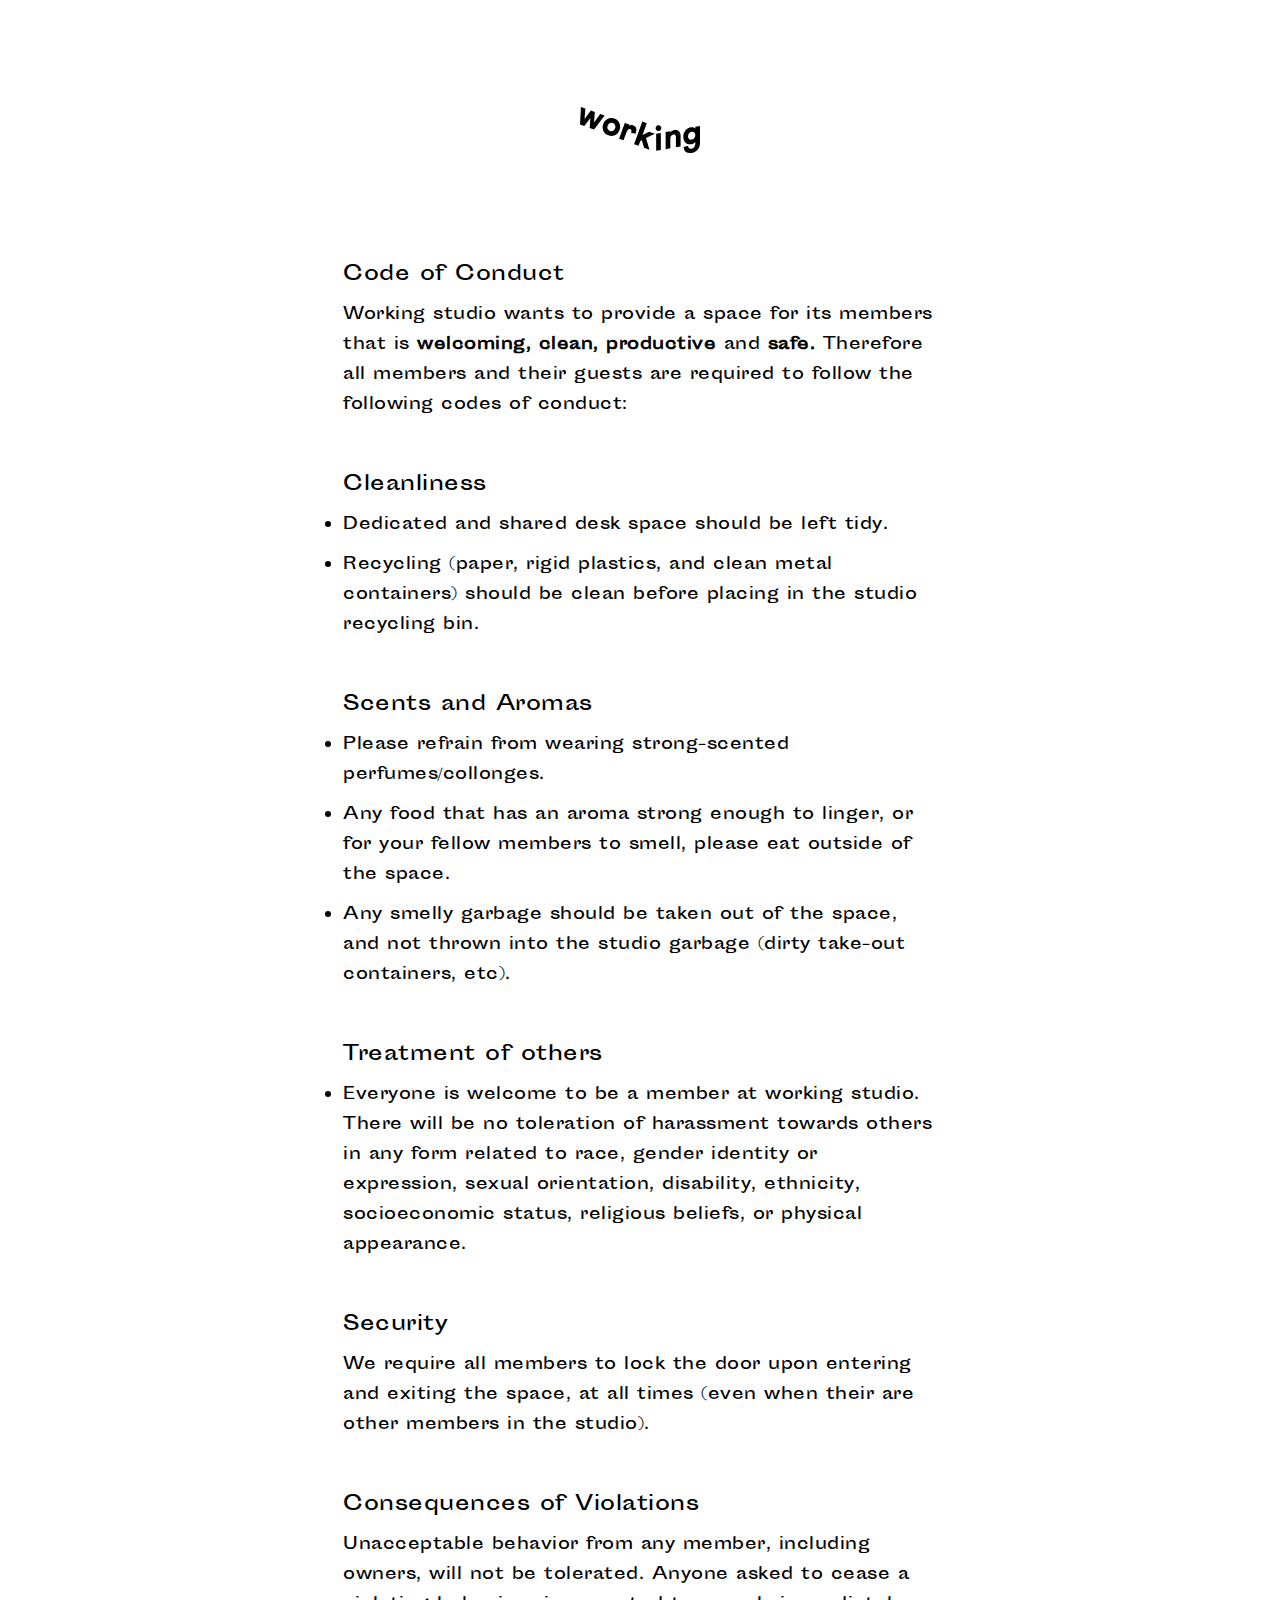
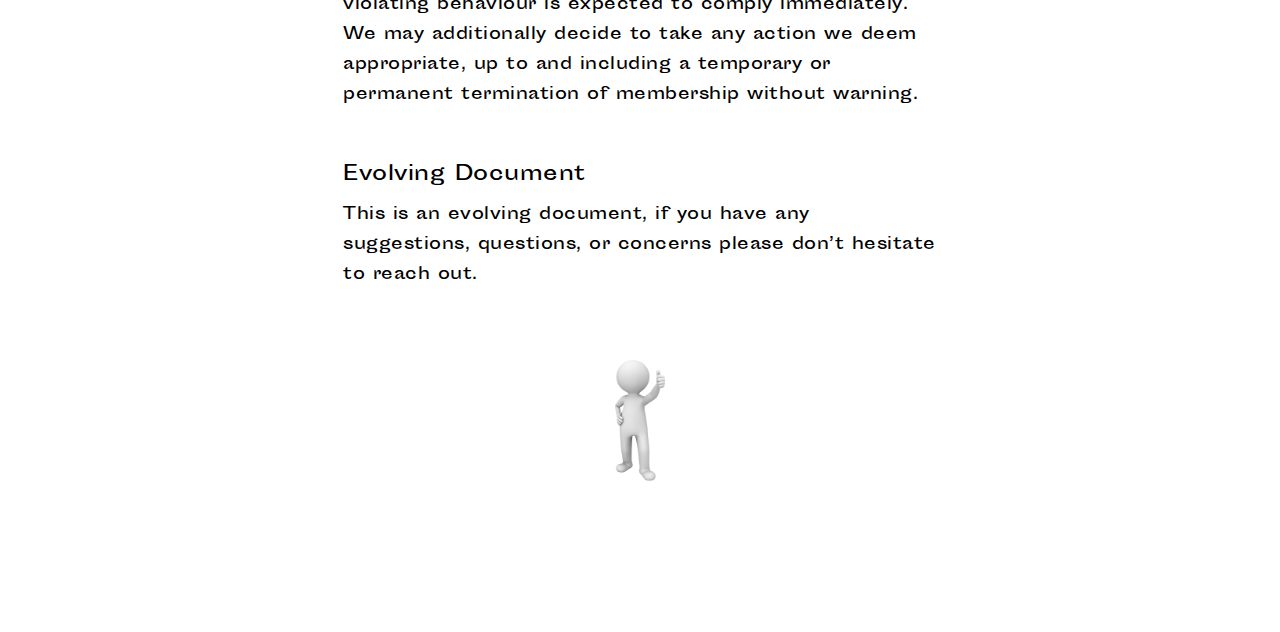
<file: code-of-conduct.html>
<html>
<head>
    <title>working studio - code of conduct</title>

    <!-- Avoid Indexing -->
    <meta name="robots" content="noindex">

    <!-- Facebook Meta Properties -->
    <meta property="og:image" content="">
    <meta property="og:title" content="working studio">
    <meta property="og:site_name" content="working studio"/>
    <meta property="og:description" content="A studio for working in.">
    <meta property="og:url" content="http://working.studio" />

    <!-- Generic Meta Properties -->
    <meta charset="UTF-8">
    <meta name="description" content="A studio for working in.">
    <meta name="keywords" content="Victoria, BC, Co-working, Studio, Lower Johnson, working studio, working">
    <meta name="author" content="working studio">

    <!-- Favicon -->
    <link rel="shortcut icon" href="favicon.ico" type="image/x-icon" />

    <meta charset="utf-8">
    <meta name="viewport" content="width=device-width, initial-scale=1">
    <link rel="stylesheet" href="dacss.css">
    <link rel="stylesheet" href="fonts.css">
</head>

<body>
    <div class="document-container">
        <header class="document-header">
            <a href="https://working.studio" class="document-logo"><svg width="234" height="90" viewBox="0 0 234 90" xmlns="http://www.w3.org/2000/svg">
                <path d="M147.53 42.72c-.57-3.233 1.777-6.368 4.851-6.91 3.008-.53 5.585 1.464 6.097 4.367.5 2.838-1.592 6.268-4.796 6.833-3.074.542-5.64-1.387-6.151-4.29zm.957 9.629l9.155-1.615.066 33.258-9.156 1.615-.065-33.258zm18.527-3.267l9.155-1.615.015 2.38c1.994-2.462 4.716-4.234 8.182-4.845 6.409-1.13 10.496 2.163 11.555 8.168.174.99.23 2.068.231 3.225l.029 20.813-9.156 1.615.02-19.394c-.01-.815-.049-1.42-.165-2.08-.477-2.705-2.106-3.915-4.853-3.43-3.27.576-5.479 3.347-5.862 7.292l.004 19.526-9.155 1.614v-33.27zm35.387 31.86c-.163-.924-.195-1.87-.173-2.895l8.581-2.193c.016.473.044 1.012.125 1.474.536 3.036 2.75 4.89 6.478 4.233 4.709-.83 7.45-4.784 7.4-10.422l-.03-2.852c-1.898 2.24-4.512 3.857-7.847 4.446-7.783 1.372-13.861-3.271-15.246-11.124-.14-.791-.206-1.936-.212-3.5-.016-8.502 5.868-16.819 14.173-18.283 3.924-.692 6.927.275 9.123 2.405l.018-3.337 9.156-1.614.056 32.443c.015 10.407-6.42 18.277-15.902 19.949-8.371 1.476-14.525-2.065-15.7-8.73zm8.335-21.948a11.093 11.093 0 0 1-.137-1.541c.029-4.427 2.936-8.206 7.187-8.955 3.597-.634 6.24 1.349 6.856 4.846.046.264.116.66.125 1.475.137 4.602-2.936 8.206-6.99 8.92-3.794.67-6.436-1.314-7.041-4.745zM10.447 3.167l-1.58 20.458L21.118 7.051l7.676 2.793L27.4 30.371l11.94-16.688 8.673 3.157-20.566 27.38-8.549-3.11 1.26-19.578L8.54 37.339-.01 34.227 1.836.032l8.611 3.135zm34.8 30.206c3.345-9.193 12.408-14.094 21.955-10.619 9.485 3.453 13.277 13.032 9.932 22.225-3.346 9.192-12.34 13.904-21.825 10.452C45.76 51.956 41.9 42.565 45.246 33.373zm8.736 3.18c-1.627 4.47.153 8.897 4.334 10.419 4.181 1.521 8.453-.703 10.08-5.173 1.65-4.533-.17-9.046-4.35-10.568-4.182-1.521-8.414.788-10.064 5.322zm33.406-5.382l8.736 3.18-.94 2.581c2.55-1.568 5.59-1.959 8.959-.732 5.429 1.976 7.663 6.71 4.232 15.943l-9.139-1.686c.223-.418.384-.859.521-1.236 1.192-3.274.58-5.28-1.792-6.143-2.496-.909-5.21.528-7.066 5.628l-5.981 16.433-8.736-3.18 11.206-30.788zm34.101-2.633l8.736 3.18-8.341 22.918 12.866-6.226 11.295 4.11-17.303 8.32 6.784 22.719-10.546-3.839-4.497-14.827-2.816 1.328-3.483 9.57-8.736-3.18 16.041-44.073z"
                fill="#000" fill-rule="evenodd" /></svg>
            </a>
        </header>
        <h1>Code of Conduct</h1>
        <p>Working studio wants to provide a space for its members that is <strong>welcoming, clean, productive</strong> and <strong>safe.</strong> Therefore all members and their guests are required to follow the following codes of conduct:</p>
        <h2>Cleanliness</h2>
        <ul>
            <li>Dedicated and shared desk space should be left tidy. </li>
            <li>Recycling (paper, rigid plastics, and clean metal containers) should be clean before placing in the studio recycling bin.</li>
        </ul>
        <h2>Scents and Aromas</h2>
        <ul>
            <li>Please refrain from wearing strong-scented perfumes/collonges.</li>
            <li>Any food that has an aroma strong enough to linger, or for your fellow members to smell, please eat outside of the space.</li>
            <li>Any smelly garbage should be taken out of the space, and not thrown into the studio garbage (dirty take-out containers, etc).</li>
        </ul>
        <h2>Treatment of others</h2>
        <ul>
            <li>Everyone is welcome to be a member at working studio. There will be no toleration of harassment towards others in any form related to race, gender identity or expression, sexual orientation, disability, ethnicity, socioeconomic status, religious beliefs, or physical appearance.
            </li>
        </ul>
        <h2>Security</h2>
        <p>We require all members to lock the door upon entering and exiting the space, at all times (even when their are other members in the studio).</p>
        <h2>Consequences of Violations</h2>
        <p>Unacceptable behavior from any member, including owners, will not be tolerated. Anyone asked to cease a violating behaviour is expected to comply immediately.</p>
        <p>We may additionally decide to take any action we deem appropriate, up to and including a temporary or permanent termination of membership without warning.</p>
        <h2>Evolving Document</h2>
        <p>This is an evolving document, if you have any suggestions, questions, or concerns please don’t hesitate to reach out.</p>
        <div class="document-footer">
            <img class="thumbs-up" src="human-thumbsup.png" alt="">
            <!-- <ul>
                <li>561 Johnson Street</li>
                <li>Unit 104</li>
                <li>Victoria, BC</li>
                <li>V8W 1M2</li>
            </ul> -->
        </div>
    </div>
    <script>
        var onScrollHandler = function () {
            var x = getElementById("myImg");
            console.log("x")
            var newImageUrl = thumbsup.src;
            var scrollTop = document.documentElement.scrollTop || document.body.scrollTop;
            if (scrollTop > 100) {
                newImageUrl = "img1.jpg"
            }
            if (scrollTop > 200) {
                newImageUrl = "img2.jpg"
            }
            if (scrollTop > 300) {
                newImageUrl = "img3.jpg"
            }
            thumbsup.src = newImageUrl;
        };
        object.addEventListener("scroll", onScrollHandler);
    </script>
</body>

</html>
</file>
<file: dacss.css>
:root {
    --bigfont: 42px;
}
body {
    max-width: 1600px;
    margin: 0 auto;
    color: #000;
    line-height: 1.6;
    font-family: SportingGrotesque;
    -webkit-font-smoothing: antialiased;
    cursor: -webkit-image-set(url('dot.svg') 1x, url('dot2.svg') 2x), auto;
}
a {
    color: #000;
}
a:hover {
    cursor: -webkit-image-set(url('dot.svg') 1x, url('hand2.svg') 2x), auto;
}
*,
*:before,
*:after {
    box-sizing: border-box;
    margin: 0;
    padding: 0;
}

img {
    max-width: 100%;
}

.logo svg {
    height: 68px;
    width: inherit;
    position: fixed;
    z-index: 2;
}

header {
    padding: 35px 0;
}

.container {
    width: 100%;
    margin: auto;
    padding: 0 70px;
}

.between {
    display: flex;
    justify-content: space-between;
}

nav {
    display: block;
    text-align: right;
}

nav a {
    display: block;
    color: black;
    text-decoration: none;
    font-size: 22px;
}

nav a:hover {
    text-decoration: underline;
}

.coming-soon {
    color: grey;
}

a.coming-soon:hover {
    cursor: -webkit-image-set(url('dot.svg') 1x, url('dot2.svg') 2x), auto;
    text-decoration: none;
}

.steps {
    padding-top: 70px;
    z-index: 9;
}

.steps-1,
.steps-2,
.steps-3 {
    width: calc(33.333% - 17.5px);
    position: relative;
}
.steps-2 {
    padding-top: 210px;
}

.steps-3 {
    padding-top: 350px;
}
.mobile-show {
    display: none;
}
@media only screen and (max-width: 980px) {
    .container {
        padding: 35px;
    }
    .steps-2 {
        display: none;
    }
    .steps-1 .mobile-show {
        margin-top: 35px;
    }
    .steps
    .steps-cta {
        display: none;
        position: relative;
        margin: 0 30px;
        width: calc(100vw - 60px);
        bottom: inherit;
        left: inherit;
    }
    .mobile-show {
        display: block !important;
    }
    .steps-1,
    .steps-3 {
        width: calc(50% - 17.5px);
    }
}
.mobileonly {
    display: none;
}

.steps-cta {
    padding: 25px;
    background: #F3DEDF;
    font-size: 22px;
    position: absolute;
    bottom: calc(350px + 9%);
    width: calc(100% + 70px);
    z-index: 1;
    left: -25px;
}

.steps-cta a {
    text-decoration: underline;
}

.about {
    padding: 140px 0 210px;
    margin-top: -70px;
    overflow: hidden;
    position: relative;
}

.about h2 {
    font-size: var(--bigfont);
    margin-bottom: 35px;
    font-weight: normal;
    position: relative;
}

.about p {
    font-size: 22px;
    max-width: 550px;
    position: relative;
}

.about svg {
    position: absolute;
    width: 110%;
    left: -5%;
    top: -40px;
    height: inherit;
}
@media only screen and (max-width: 980px) {
    .about {
        padding: 140px 0 0px
    }
    .about svg {
        top: 36%;
    }
}
.location {
    padding: 70px 0;
}
.location h3 {
    width: calc(66.66% - 17.5px);
    font-size: var(--bigfont);
    font-weight: normal;
    max-width: 880px;
    padding-right: 70px;
}

.location h3 a {
    text-decoration: underline;
}

.location-img {
    width: calc(33.333% - 17.5px);
}
@media only screen and (max-width: 980px) {
    .location {
        padding: 45px 0;
    }
    .location .container {
        flex-direction: column-reverse;
    }
    .location .location-img img,
    .location .location-img {
        width: 100%;
    }
    .location h3 {
        margin-top: 30px;
        width: 100%;
    }
}

.history-img {
    width: 100%;
}

.history h4 {
    text-align: center;
    font-size: var(--bigfont);
    font-weight: normal;
    max-width: 1050px;
    margin: 140px auto;
}
@media only screen and (max-width: 980px) {
    .history h4 {
        margin: 45px 0;
        padding: 0;
        text-align: left;
    }
}
.faker {
    width: calc(33.33% - 17.5px);
}

.splash {
    padding: 70px 0;
}

.text {
    padding: 140px 0;
}

.text:nth-child(2n) {
    padding: 0 0;
}

.small-vertical-padding {
    padding-bottom: 20px;
}

.images {
    padding: 70px 0;
}
@media only screen and (max-width: 980px) {
    .images .faker {
        display: none;
    }
    .images
    .images-img {
        width: calc(50% - 17.5px);
    }
}
.text-img,
.images-img {
    width: calc(33.33% - 17.5px);
}

.text-content {
    width: calc(66.66% - 17.5px);
}

.text h5 {
    font-size: var(--bigfont);
    margin-bottom: 35px;
    font-weight: normal;
    max-width: 650px;
}

.text h5 a {
    text-decoration: underline;
}
@media only screen and (max-width: 980px) {
    .text-content {
        width: 100%;
    }
    .text .container {
        flex-direction: column;
    }
    .text-img {
        margin-top: 45px;
        width: 100%;
    }
    .text-img img {
        width: 100%;
    }
    .text__right .container {
        flex-direction: column-reverse;
    }
}
.text-left p,
.text p {
    font-size: 22px;
    max-width: 500px;
    position: relative;
}

.text__right .text-content {
    display: flex;
    align-items: flex-end;
    flex-direction: column;
}

.images-img p {
    margin-top: 10px;
}

.pricing {
    padding: 70px 0;
}

.pricing-item {
    width: calc(50% - 35px);
    position: relative;
    padding: 24px 0;
    font-size: 20px;
}

.pricing-item:after {
    content: "";
    width: calc(100% - 32px);
    height: 2px;
    top: 0;
    left: 0;
    background: black;
    position: absolute;
}

.pricing-item:before {
    content: "";
    width: 12px;
    height: 12px;
    top: -5px;
    right: 0;
    background: #9ECAA9;
    border-radius: 50%;
    position: absolute;
}

.pricing-item:nth-of-type(2):before {
    background: #CA9E9E;
}

.text-center,
.text-left h6,
.pricing-item h6 {
    padding: 70px 0 35px;
    font-size: var(--bigfont);
    font-weight: normal;
}
@media only screen and (max-width: 980px) {
    .pricing .pricing-item {
        width: 100%;
    }
    .pricing .pricing-item:first-of-type {
        margin-bottom: 45px;
    }
    .pricing .container {
        flex-flow: wrap;
    }
}

.text-left {
    padding: 70px 0;
}

.text-left h6 {
    margin-bottom: 70px;
    padding: 0;
}

.text-left p {
    max-width: inherit
}

.text-left p a {
    text-decoration: underline;
}

.text-right {
    text-align: right;
}

.bottomguy {
    position: fixed;
    bottom: 0;
    width: 100%;
    padding: 35px 0;
    z-index: 3;
    pointer-events: none;
}

.bottomguy img {
    height: 156px;
}

.end {
    display: flex;
    justify-content: flex-end;
}

.text-center {
    padding: 140px 0 0;
    text-align: center;
    max-width: 850px;
    margin: 0 auto;
}
@media only screen and (max-width: 980px) {
    .text-center {
        text-align: left;
        padding: 0 30px;
    }
}
.footer {
    padding: 280px 0;
    position: relative;
    text-align: center;
    overflow: hidden;
}

.footer svg {
    position: absolute;
    width: 110%;
    left: -5%;
    top: 100px;
    height: inherit;
}

.footer a {
    font-size: var(--bigfont);
    font-weight: normal;
    position: relative;
    text-decoration: underline;
}

.footer p {
    position: relative;
    font-size: 22px;
    margin-bottom: 70px;
    margin-top: 10px;
}

.footer p:last-of-type {
    margin-bottom: 0;
}
@media only screen and (max-width: 980px) {
    :root {
        --bigfont: 38px;
    }
}

/* code of conduct */
.document-header {
    margin-top: 50px;
}
.document-header a {
    display: block;
    text-align: center;
    list-style: none;
}
.document-header a svg {
    width: 120px;
}
.document-container {
    margin: 0 auto 150px;
    max-width: 650px;
    letter-spacing: 0.5px;
    line-height: 30px;
    padding: 0 28px;
}
.document-container li {
    margin: 10px 0;
}
.document-container h1,
.document-container h2 {
    font-size: 20px;
    font-weight: 400;
    margin: 50px 0 10px;
}
.document-container .thumbs-up {
    display: block;
    margin: 70px auto 50px;
    width: 50px;
}

.thankyou {
    font-size: 12px;
    padding: 0 0 50px 50px;
    max-width: 340px;
}

.nested-list {
    margin-left: 50px;
}

@media only screen and (max-width: 520px) {
    .images .images-img,
    .steps-1,
    .steps-3 {
        width: calc(50% - 5px);
    }
    .steps-3 {
        padding-top: 40%
    }
    .steps-1 .mobile-show {
        margin-top: 10px;
    }
    .logo svg {
        height: 50px;
        position: relative;
    }
    .location h3 {
        padding-right: 0;
    }
    :root {
        --bigfont: 22px;
    }
    .footer a {
        font-size: 22px
    }
    .bottomguy {
        padding: 0;
    }
    .bottomguy img {
        height: 120px;
    }
    nav a {
        font-size: 18px;
    }
    .container {
        padding: 20px;
    }
    .steps .steps-cta {
        margin: 0 20px;
        width: calc(100vw - 40px);
    }
    .steps {
        padding-top: 45px;
    }
    .text-left,
    .pricing,
    .images,
    .text {
        padding: 45px 0;
    }
    .footer {
        padding: 170px 0;
    }
    header {
        padding-top: 0;
    }
    .images-img p {
        font-size: 13px;
    }
    .pricing-item span {
        font-size: 14px;
        font-weight: bold;
    }
    .text-center, .text-left h6, .pricing-item h6 {
        padding: 40px 0 20px;
    }
    .pricing .pricing-item:first-of-type {
        margin-bottom: 70px;
    }
    .text-left h6 {
        margin-bottom: 0px !important;
        padding-bottom: 0 !important;
    }
    .pricing {
        padding: 45px 0 0 0;
        font-size: var(--bigfont);
    }
    .pricing + .text-left {
        padding-top: 0;
    }
    .images + .images {
        padding-top: 0;
        margin-top: -75px;
    }
    .images + .small-vertical-padding {
        padding-top: 0;
        margin-top: -10px;
        padding-bottom: 0;
    }
    .images + .small-vertical-padding .text-img {
        margin-top: 85px;
    }
    .small-vertical-padding + .small-vertical-padding {
        margin-top: -10px
    }
    .history + .images {
        padding-top: 20px;
        padding-bottom: 0;
    }
    .history + .images .container {
        padding-top: 0
    }
    .steps-cta {
        font-size: 16px;
        padding: 20px;
    }
    .history h4 {
        margin-top: 30px;
    }
    .text-center {
        padding-top: 0;
        margin-top: -60px;
    }
    .thankyou {
        text-align: center;
        margin-bottom: 100px;
    }
}
</file>
<file: fonts.css>
@font-face {
    font-family: SportingGrotesque;
    src: url(SportingGrotesque-Regular.otf) format("opentype");
    font-weight: 400;
  }
</file>
